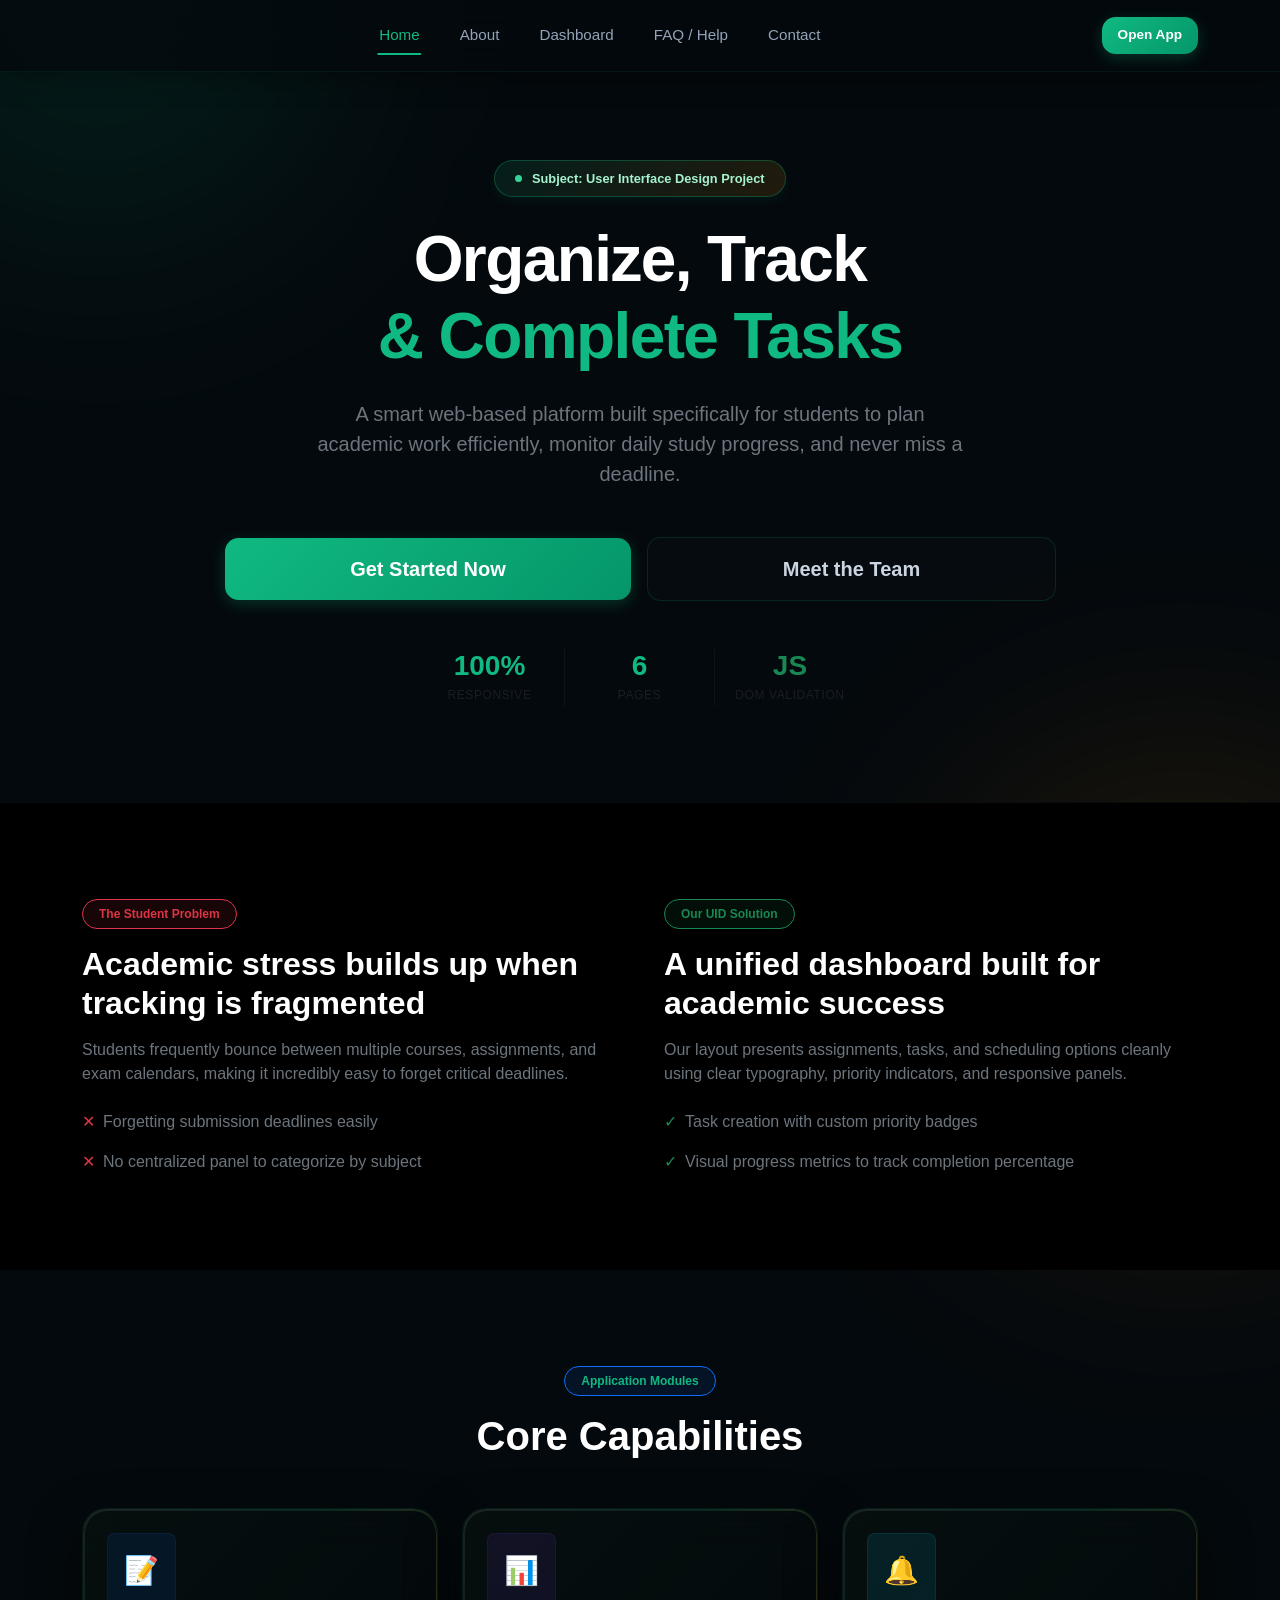
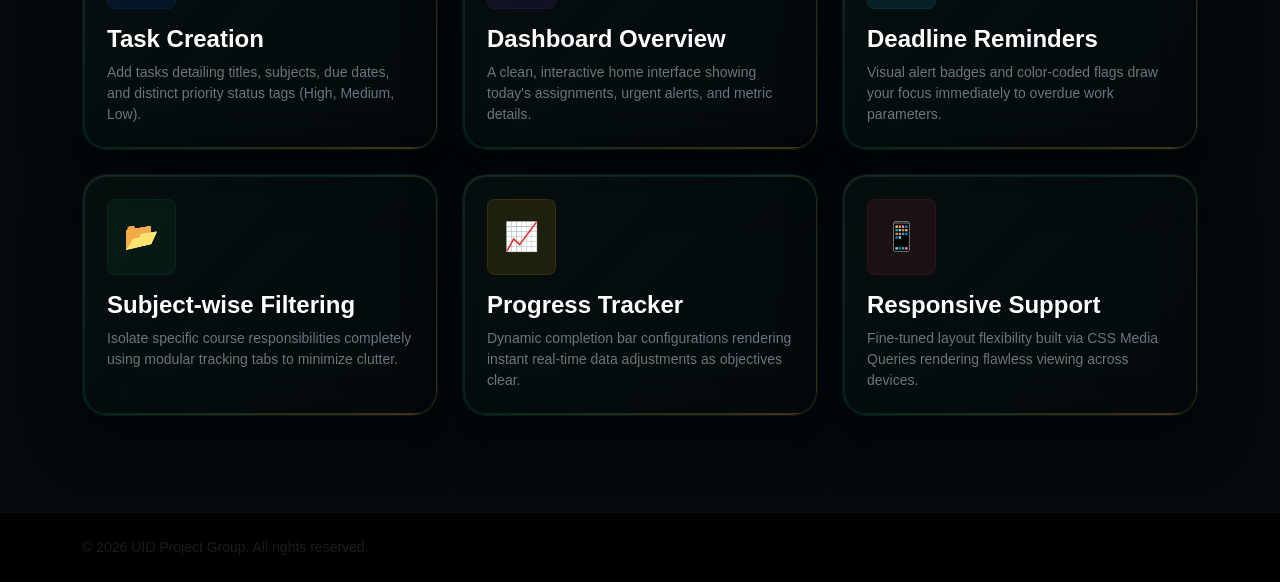
<file: index.html>
<!DOCTYPE html>
<html lang="en">
<head>
  <meta charset="UTF-8"/>
  <meta name="viewport" content="width=device-width, initial-scale=1.0"/>
  <title>Student Task Manager — Academic Productivity Platform</title>
  
  <link href="https://cdn.jsdelivr.net/npm/bootstrap@5.3.3/dist/css/bootstrap.min.css" rel="stylesheet">
  <link rel="stylesheet" href="codestyle.css">
</head>
<body class="page-home">

  <div class="bg-orb bg-orb-1"></div>
  <div class="bg-orb bg-orb-2"></div>

  <nav class="navbar navbar-expand-md navbar-dark fixed-top glass-navbar py-3">
    <div class="container-xl">
      <a class="navbar-brand d-flex align-items-center gap-2" href="index.html">
      </a>
      
      <button class="navbar-toggler border-0" type="button" data-bs-toggle="collapse" data-bs-target="#mainNavbar" aria-controls="mainNavbar" aria-expanded="false" aria-label="Toggle navigation">
        <span class="navbar-toggler-icon"></span>
      </button>
      
      <div class="collapse navbar-collapse" id="mainNavbar">
        <ul class="navbar-nav mx-auto mb-2 mb-md-0 gap-2">
          <li class="nav-item"><a class="nav-link text-primary active" href="index.html">Home</a></li>
          <li class="nav-item"><a class="nav-link text-secondary" href="About.html">About</a></li>
          <li class="nav-item"><a class="nav-link text-secondary" href="Dashboard.html">Dashboard</a></li>
          <li class="nav-item"><a class="nav-link text-secondary" href="FAQ.html">FAQ / Help</a></li>
          <li class="nav-item"><a class="nav-link text-secondary" href="Contact.html">Contact</a></li>
        </ul>
        <div class="d-flex gap-2">
          <a href="Dashboard.html" class="btn btn-custom-primary py-2 px-3 fs-7 d-none d-sm-block">Open App</a>
        </div>
      </div>
    </div>
  </nav>

  <section class="container-xl text-center position-relative z-1" style="padding-top: 10rem; padding-bottom: 6rem;">
    <div class="row justify-content-center">
      <div class="col-lg-9">
        
        <div class="mb-4">
          <span class="badge-custom">
            <span class="pulse-dot"></span>
            Subject: User Interface Design Project
          </span>
        </div>

        <h1 class="display-3 fw-black text-white mb-4 tracking-tight">
          Organize, Track <br>
          <span class="text-primary">&amp; Complete Tasks</span>
        </h1>

        <p class="lead text-secondary mx-auto mb-5 max-w-2xl" style="max-width: 650px;">
          A smart web-based platform built specifically for students to plan academic work efficiently, monitor daily study progress, and never miss a deadline.
        </p>

        <div class="d-flex flex-column flex-sm-row gap-3 justify-content-center align-items-center">
          <a href="Dashboard.html" class="btn btn-custom-primary btn-lg px-4 py-3 w-100 w-sm-auto">
            Get Started Now
          </a>
          <a href="team.html" class="btn btn-custom-outline btn-lg px-4 py-3 w-100 w-sm-auto">
            Meet the Team
          </a>
        </div>

        <div class="row justify-content-center mt-5 mx-auto" style="max-width: 450px;">
          <div class="col-4 border-end border-secondary border-opacity-10">
            <div class="h3 fw-bold text-primary mb-0">100%</div>
            <small class="text-muted text-uppercase tracking-wider fs-8">Responsive</small>
          </div>
          <div class="col-4 border-end border-secondary border-opacity-10">
            <div class="h3 fw-bold text-primary mb-0">6</div>
            <small class="text-muted text-uppercase tracking-wider fs-8">Pages</small>
          </div>
          <div class="col-4">
            <div class="h3 fw-bold text-success mb-0">JS</div>
            <small class="text-muted text-uppercase tracking-wider fs-8">DOM Validation</small>
          </div>
        </div>

      </div>
    </div>
  </section>

  <section class="border-top border-secondary border-opacity-10 py-5 bg-black bg-opacity-20 position-relative z-1">
    <div class="container-xl py-5">
      <div class="row g-5 align-items-center">
        
        <div class="col-md-6">
          <span class="badge bg-danger bg-opacity-10 text-danger border border-danger border-opacity-20 rounded-pill px-3 py-2 mb-3 fw-semibold">The Student Problem</span>
          <h2 class="fw-bold text-white mb-3">Academic stress builds up when tracking is fragmented</h2>
          <p class="text-secondary mb-4">
            Students frequently bounce between multiple courses, assignments, and exam calendars, making it incredibly easy to forget critical deadlines.
          </p>
          <div class="d-flex flex-column gap-3">
            <div class="d-flex align-items-start gap-2">
              <span class="text-danger">✕</span>
              <span class="text-secondary fs-6">Forgetting submission deadlines easily</span>
            </div>
            <div class="d-flex align-items-start gap-2">
              <span class="text-danger">✕</span>
              <span class="text-secondary fs-6">No centralized panel to categorize by subject</span>
            </div>
          </div>
        </div>
        
        <div class="col-md-6">
          <span class="badge bg-success bg-opacity-10 text-success border border-success border-opacity-20 rounded-pill px-3 py-2 mb-3 fw-semibold">Our UID Solution</span>
          <h2 class="fw-bold text-white mb-3">A unified dashboard built for academic success</h2>
          <p class="text-secondary mb-4">
            Our layout presents assignments, tasks, and scheduling options cleanly using clear typography, priority indicators, and responsive panels.
          </p>
          <div class="d-flex flex-column gap-3">
            <div class="d-flex align-items-start gap-2">
              <span class="text-success">✓</span>
              <span class="text-secondary fs-6">Task creation with custom priority badges</span>
            </div>
            <div class="d-flex align-items-start gap-2">
              <span class="text-success">✓</span>
              <span class="text-secondary fs-6">Visual progress metrics to track completion percentage</span>
            </div>
          </div>
        </div>

      </div>
    </div>
  </section>

  <section class="container-xl py-5 position-relative z-1">
    <div class="py-5">
      <div class="text-center mb-5">
        <span class="badge bg-primary bg-opacity-10 text-primary border border-primary border-opacity-20 rounded-pill px-3 py-2 mb-3 fw-semibold">Application Modules</span>
        <h2 class="fw-bold text-white display-6">Core Capabilities</h2>
      </div>

      <div class="row row-cols-1 row-cols-sm-2 row-cols-lg-3 g-4">
        
        <div class="col">
          <div class="glass-card h-100 p-4">
            <div class="fs-3 mb-3 d-inline-flex p-3 bg-primary bg-opacity-10 border border-primary border-opacity-10 rounded-3">📝</div>
            <h4 class="text-white fw-semibold mb-2">Task Creation</h4>
            <p class="text-secondary small mb-0">Add tasks detailing titles, subjects, due dates, and distinct priority status tags (High, Medium, Low).</p>
          </div>
        </div>
        <div class="col">
          <div class="glass-card h-100 p-4">
            <div class="fs-3 mb-3 d-inline-flex p-3 bg-purple bg-opacity-10 border border-purple border-opacity-10 rounded-3" style="background: rgba(124,58,237,0.1);">📊</div>
            <h4 class="text-white fw-semibold mb-2">Dashboard Overview</h4>
            <p class="text-secondary small mb-0">A clean, interactive home interface showing today's assignments, urgent alerts, and metric details.</p>
          </div>
        </div>

        <div class="col">
          <div class="glass-card h-100 p-4">
            <div class="fs-3 mb-3 d-inline-flex p-3 bg-info bg-opacity-10 border border-info border-opacity-10 rounded-3">🔔</div>
            <h4 class="text-white fw-semibold mb-2">Deadline Reminders</h4>
            <p class="text-secondary small mb-0">Visual alert badges and color-coded flags draw your focus immediately to overdue work parameters.</p>
          </div>
        </div>

        <div class="col">
          <div class="glass-card h-100 p-4">
            <div class="fs-3 mb-3 d-inline-flex p-3 bg-success bg-opacity-10 border border-success border-opacity-10 rounded-3">📂</div>
            <h4 class="text-white fw-semibold mb-2">Subject-wise Filtering</h4>
            <p class="text-secondary small mb-0">Isolate specific course responsibilities completely using modular tracking tabs to minimize clutter.</p>
          </div>
        </div>

        <div class="col">
          <div class="glass-card h-100 p-4">
            <div class="fs-3 mb-3 d-inline-flex p-3 bg-warning bg-opacity-10 border border-warning border-opacity-10 rounded-3">📈</div>
            <h4 class="text-white fw-semibold mb-2">Progress Tracker</h4>
            <p class="text-secondary small mb-0">Dynamic completion bar configurations rendering instant real-time data adjustments as objectives clear.</p>
          </div>
        </div>

        <div class="col">
          <div class="glass-card h-100 p-4">
            <div class="fs-3 mb-3 d-inline-flex p-3 bg-danger bg-opacity-10 border border-danger border-opacity-10 rounded-3">📱</div>
            <h4 class="text-white fw-semibold mb-2">Responsive Support</h4>
            <p class="text-secondary small mb-0">Fine-tuned layout flexibility built via CSS Media Queries rendering flawless viewing across devices.</p>
          </div>
        </div>

      </div>
    </div>
  </section>

  <footer class="border-top border-secondary border-opacity-10 py-4 bg-black bg-opacity-40 position-relative z-1">
    <div class="container-xl">
      <div class="d-flex flex-column flex-sm-row justify-content-between align-items-center text-center text-sm-start gap-3">
        <p class="text-muted small mb-0">© 2026 UID Project Group. All rights reserved.</p>
      </div>
    </div>
  </footer>

  <script src="https://cdn.jsdelivr.net/npm/bootstrap@5.3.3/dist/js/bootstrap.bundle.min.js"></script>
</body>
</html>
</file>
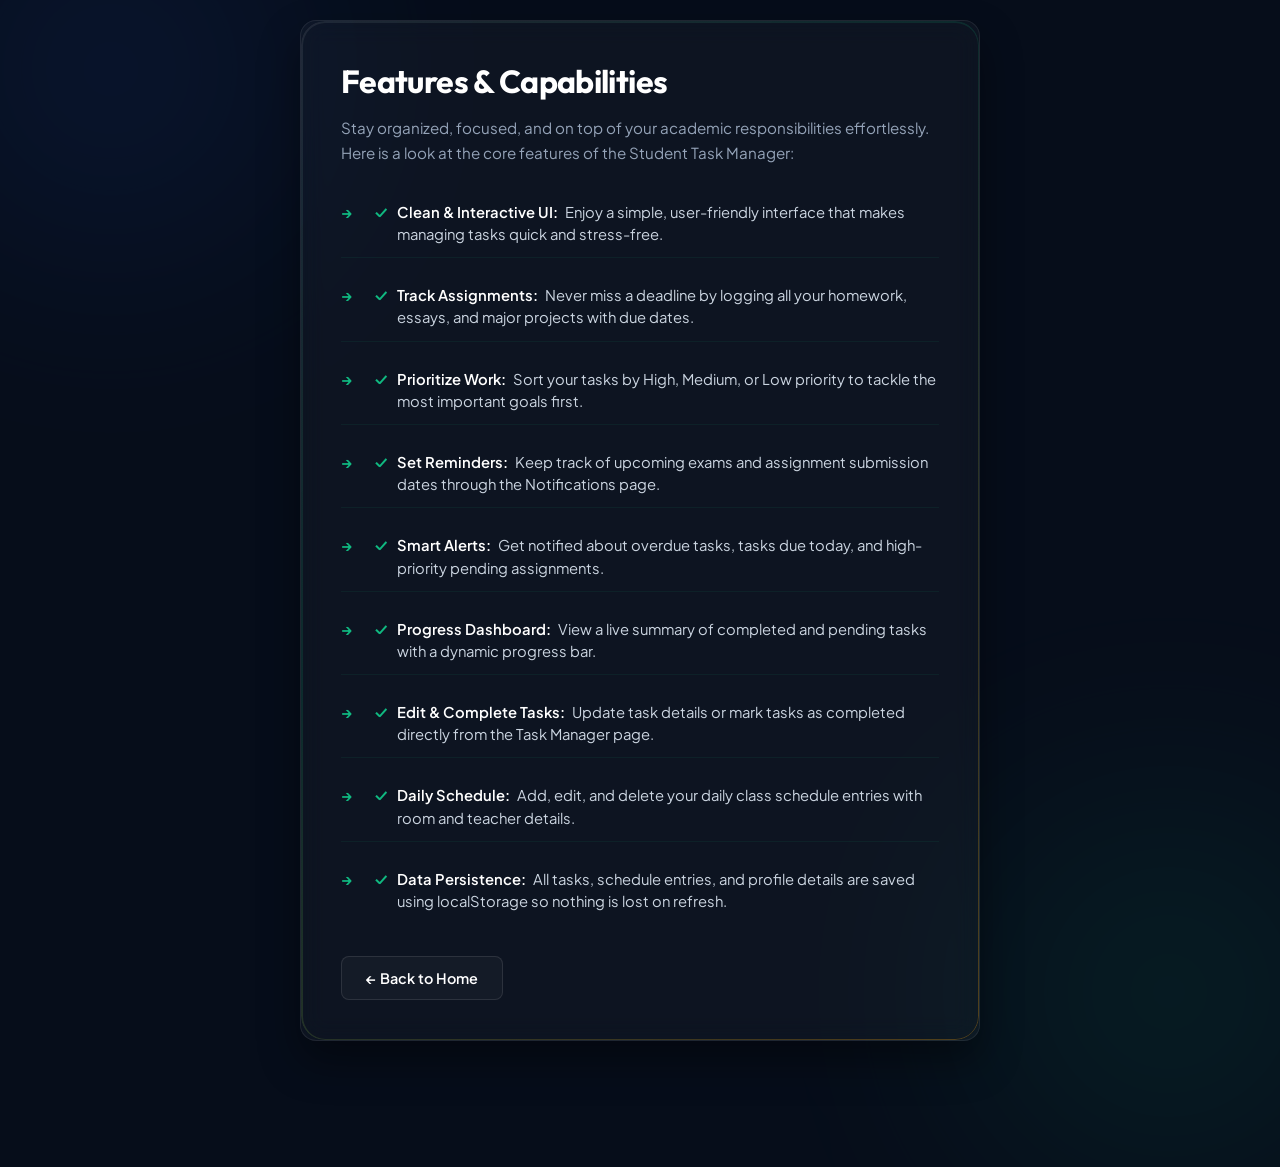
<file: About.html>
<!DOCTYPE html>
<html lang="en">
<head>
    <meta charset="UTF-8">
    <meta name="viewport" content="width=device-width, initial-scale=1.0">
    <title>About - Student Task Manager</title>
    
    <link rel="preconnect" href="https://fonts.googleapis.com">
    <link rel="preconnect" href="https://fonts.gstatic.com" crossorigin>
    <link href="https://fonts.googleapis.com/css2?family=Plus+Jakarta+Sans:wght@300;400;500;600;700;800&family=Outfit:wght@300;400;500;600;700;800&display=swap" rel="stylesheet">
    
    <link rel="stylesheet" href="codestyle.css">
</head>
<body class="page-about" style="background-color: #060d1a; color: #f8fafc; font-family: 'Plus Jakarta Sans', 'Outfit', sans-serif; display: flex; justify-content: center; align-items: center; min-height: 100vh; margin: 0; padding: 20px; position: relative; overflow-x: hidden;">

    <div class="bg-orb bg-orb-1" style="position: absolute; width: 350px; height: 350px; border-radius: 50%; filter: blur(130px); opacity: 0.12; z-index: 0; pointer-events: none; top: -10%; left: -5%; background: #2563eb;"></div>
    <div class="bg-orb bg-orb-2" style="position: absolute; width: 350px; height: 350px; border-radius: 50%; filter: blur(130px); opacity: 0.12; z-index: 0; pointer-events: none; bottom: -10%; right: -5%; background: #10b981;"></div>

    <div class="about-card" style="background: rgba(255, 255, 255, 0.03); border: 1px solid rgba(255, 255, 255, 0.08); backdrop-filter: blur(12px); -webkit-backdrop-filter: blur(12px); border-radius: 16px; padding: 40px; max-width: 680px; width: 100%; box-shadow: 0 20px 40px rgba(0, 0, 0, 0.4); position: relative; z-index: 1;">
        
        <h2 style="color: #ffffff; font-family: 'Outfit', sans-serif; font-weight: 700; font-size: 2rem; margin-top: 0; margin-bottom: 12px; letter-spacing: -0.02em;">Features & Capabilities</h2>
        
        <p style="color: #94a3b8; font-size: 0.95rem; line-height: 1.6; margin-bottom: 24px;">
            Stay organized, focused, and on top of your academic responsibilities effortlessly. Here is a look at the core features of the Student Task Manager:
        </p>
        
        <ul class="feature-list" style="list-style: none; padding-left: 0; margin-bottom: 32px;">
            <li style="color: #cbd5e1; font-size: 0.925rem; line-height: 1.5; margin-bottom: 14px; display: flex; align-items: flex-start; gap: 10px;"><span style="color: #10b981; font-weight: bold;">✓</span><span><strong style="color: #ffffff; font-weight: 600;">Clean & Interactive UI:</strong> Enjoy a simple, user-friendly interface that makes managing tasks quick and stress-free.</span></li>
            <li style="color: #cbd5e1; font-size: 0.925rem; line-height: 1.5; margin-bottom: 14px; display: flex; align-items: flex-start; gap: 10px;"><span style="color: #10b981; font-weight: bold;">✓</span><span><strong style="color: #ffffff; font-weight: 600;">Track Assignments:</strong> Never miss a deadline by logging all your homework, essays, and major projects with due dates.</span></li>
            <li style="color: #cbd5e1; font-size: 0.925rem; line-height: 1.5; margin-bottom: 14px; display: flex; align-items: flex-start; gap: 10px;"><span style="color: #10b981; font-weight: bold;">✓</span><span><strong style="color: #ffffff; font-weight: 600;">Prioritize Work:</strong> Sort your tasks by High, Medium, or Low priority to tackle the most important goals first.</span></li>
            <li style="color: #cbd5e1; font-size: 0.925rem; line-height: 1.5; margin-bottom: 14px; display: flex; align-items: flex-start; gap: 10px;"><span style="color: #10b981; font-weight: bold;">✓</span><span><strong style="color: #ffffff; font-weight: 600;">Set Reminders:</strong> Keep track of upcoming exams and assignment submission dates through the Notifications page.</span></li>
            <li style="color: #cbd5e1; font-size: 0.925rem; line-height: 1.5; margin-bottom: 14px; display: flex; align-items: flex-start; gap: 10px;"><span style="color: #10b981; font-weight: bold;">✓</span><span><strong style="color: #ffffff; font-weight: 600;">Smart Alerts:</strong> Get notified about overdue tasks, tasks due today, and high-priority pending assignments.</span></li>
            <li style="color: #cbd5e1; font-size: 0.925rem; line-height: 1.5; margin-bottom: 14px; display: flex; align-items: flex-start; gap: 10px;"><span style="color: #10b981; font-weight: bold;">✓</span><span><strong style="color: #ffffff; font-weight: 600;">Progress Dashboard:</strong> View a live summary of completed and pending tasks with a dynamic progress bar.</span></li>
            <li style="color: #cbd5e1; font-size: 0.925rem; line-height: 1.5; margin-bottom: 14px; display: flex; align-items: flex-start; gap: 10px;"><span style="color: #10b981; font-weight: bold;">✓</span><span><strong style="color: #ffffff; font-weight: 600;">Edit & Complete Tasks:</strong> Update task details or mark tasks as completed directly from the Task Manager page.</span></li>
            <li style="color: #cbd5e1; font-size: 0.925rem; line-height: 1.5; margin-bottom: 14px; display: flex; align-items: flex-start; gap: 10px;"><span style="color: #10b981; font-weight: bold;">✓</span><span><strong style="color: #ffffff; font-weight: 600;">Daily Schedule:</strong> Add, edit, and delete your daily class schedule entries with room and teacher details.</span></li>
            <li style="color: #cbd5e1; font-size: 0.925rem; line-height: 1.5; margin-bottom: 14px; display: flex; align-items: flex-start; gap: 10px;"><span style="color: #10b981; font-weight: bold;">✓</span><span><strong style="color: #ffffff; font-weight: 600;">Data Persistence:</strong> All tasks, schedule entries, and profile details are saved using localStorage so nothing is lost on refresh.</span></li>
        </ul>
        
        <button class="back-button" onclick="window.location.href='index.html'" style="background: rgba(255, 255, 255, 0.03); color: #ffffff; border: 1px solid rgba(255, 255, 255, 0.1); padding: 12px 24px; font-size: 0.9rem; font-weight: 600; border-radius: 8px; cursor: pointer; transition: all 0.25s ease-in-out; font-family: 'Plus Jakarta Sans', sans-serif;">← Back to Home</button>
    </div>

    <script>
        const backBtn = document.querySelector('.back-button');
        backBtn.addEventListener('mouseenter', () => {
            backBtn.style.background = '#10b981';
            backBtn.style.borderColor = '#10b981';
            backBtn.style.boxShadow = '0 0 15px rgba(16, 185, 129, 0.4)';
            backBtn.style.transform = 'translateY(-2px)';
        });
        backBtn.addEventListener('mouseleave', () => {
            backBtn.style.background = 'rgba(255, 255, 255, 0.03)';
            backBtn.style.borderColor = 'rgba(255, 255, 255, 0.1)';
            backBtn.style.boxShadow = 'none';
            backBtn.style.transform = 'translateY(0)';
        });
    </script>
</body>
</html>
</file>
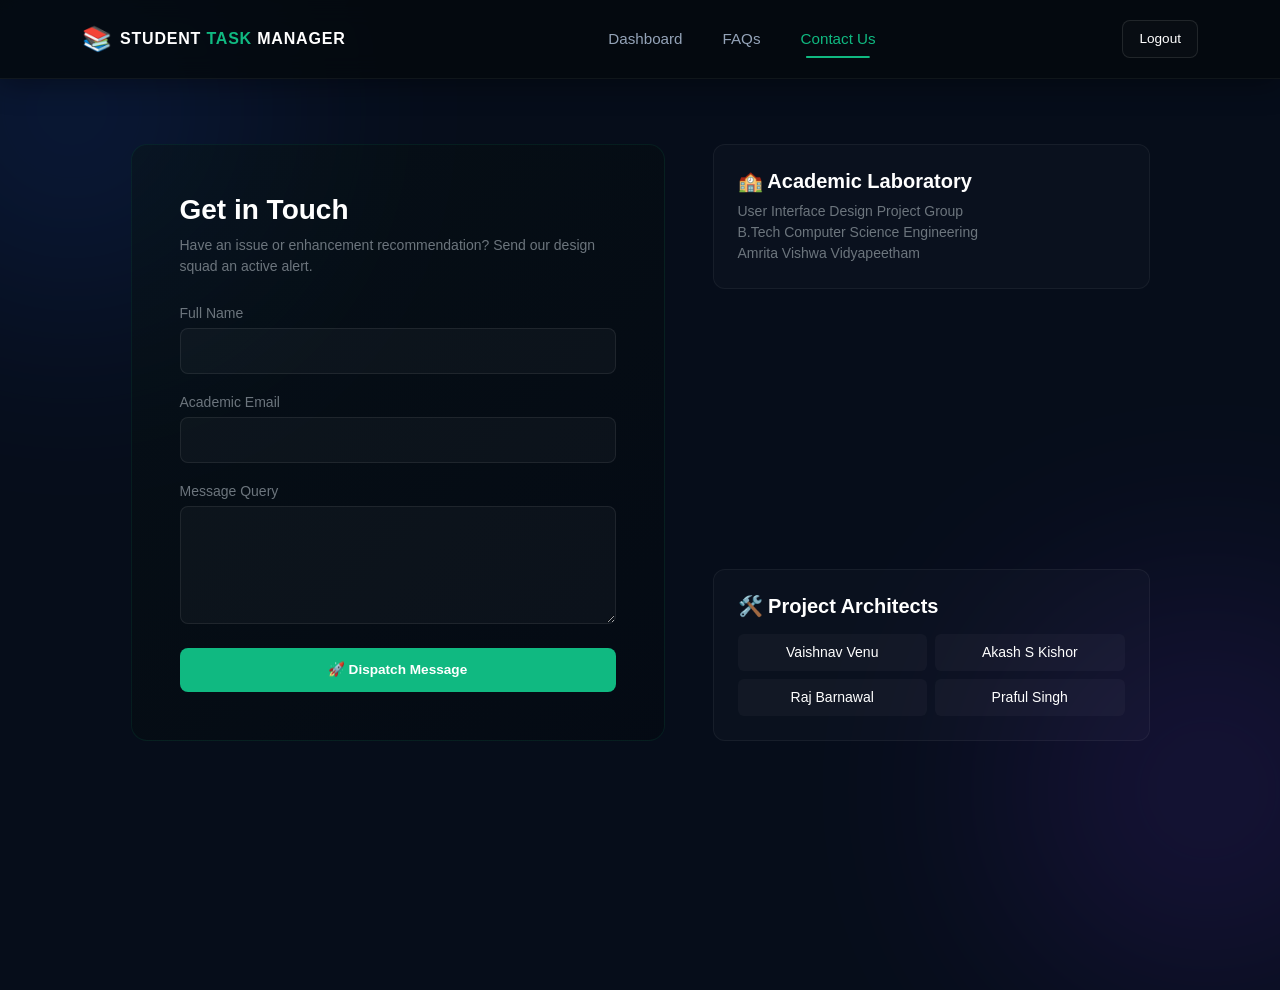
<file: Contact.html>
<!DOCTYPE html>
<html lang="en">
<head>
  <meta charset="UTF-8"/>
  <meta name="viewport" content="width=device-width, initial-scale=1.0"/>
  <title>Contact Us — Student Task Manager</title>
  <link href="https://cdn.jsdelivr.net/npm/bootstrap@5.3.3/dist/css/bootstrap.min.css" rel="stylesheet">
  <link rel="stylesheet" href="codestyle.css">
</head>
<body class="page-contact" style="background-color: #060d1a; color: #f8fafc; font-family: 'Inter', sans-serif;">

  <div class="bg-orb bg-orb-1" style="position: absolute; width: 400px; height: 400px; border-radius: 50%; filter: blur(120px); z-index: 0; opacity: 0.15; pointer-events: none; top: -10%; left: -10%; background: #2563eb;"></div>
  <div class="bg-orb bg-orb-2" style="position: absolute; width: 400px; height: 400px; border-radius: 50%; filter: blur(120px); z-index: 0; opacity: 0.15; pointer-events: none; bottom: -10%; right: -10%; background: #7c3aed;"></div>

  <nav class="navbar navbar-expand-md navbar-dark fixed-top glass-navbar py-3" style="background: rgba(6, 13, 26, 0.7); backdrop-filter: blur(12px); border-bottom: 1px solid rgba(255, 255, 255, 0.05);">
    <div class="container-xl">
      <a class="navbar-brand d-flex align-items-center gap-2" href="index.html">
        <span class="fs-4">📚</span>
        <span class="fw-bold tracking-wider fs-6 text-white">STUDENT<span class="text-primary" style="color: #10b981 !important;"> TASK </span>MANAGER</span>
      </a>
      <button class="navbar-toggler border-0" type="button" data-bs-toggle="collapse" data-bs-target="#mainNavbar">
        <span class="navbar-toggler-icon"></span>
      </button>
      <div class="collapse navbar-collapse" id="mainNavbar">
        <ul class="navbar-nav mx-auto mb-2 mb-md-0 gap-2">
          <li class="nav-item"><a class="nav-link text-secondary" href="Dashboard.html">Dashboard</a></li>
          <li class="nav-item"><a class="nav-link text-secondary" href="faq.html">FAQs</a></li>
          <li class="nav-item"><a class="nav-link text-primary active" href="contact.html" style="color: #10b981 !important;">Contact Us</a></li>
        </ul>
        <div class="d-flex gap-2">
          <a href="index.html" class="btn py-2 px-3 fs-7 text-white" style="border: 1px solid rgba(255, 255, 255, 0.1); background: rgba(255, 255, 255, 0.02); border-radius: 8px;">Logout</a>
        </div>
      </div>
    </div>
  </nav>

  <section class="container text-center position-relative z-1" style="padding-top: 9rem; padding-bottom: 6rem;">
    <div class="row justify-content-center g-5 text-start">
      
      <div class="col-lg-6">
        <div class="p-4 p-md-5" style="background: linear-gradient(135deg, rgba(8, 20, 16, 0.4) 0%, rgba(3, 8, 12, 0.4) 100%); border: 1px solid rgba(16, 185, 129, 0.1); border-radius: 16px;">
          <h3 class="text-white fw-bold mb-2">Get in Touch</h3>
          <p class="text-secondary small mb-4">Have an issue or enhancement recommendation? Send our design squad an active alert.</p>
          
          <form id="contactForm" onsubmit="handleContactSubmit(event)">
            <div class="mb-3">
              <label class="form-label text-secondary small mb-1 fw-medium">Full Name</label>
              <input type="text" class="form-control text-white" required style="background: rgba(255,255,255,0.03); border: 1px solid rgba(255,255,255,0.08); padding: 10px; border-radius: 8px;">
            </div>
            <div class="mb-3">
              <label class="form-label text-secondary small mb-1 fw-medium">Academic Email</label>
              <input type="email" class="form-control text-white" required style="background: rgba(255,255,255,0.03); border: 1px solid rgba(255,255,255,0.08); padding: 10px; border-radius: 8px;">
            </div>
            <div class="mb-3">
              <label class="form-label text-secondary small mb-1 fw-medium">Message Query</label>
              <textarea class="form-control text-white" rows="4" required style="background: rgba(255,255,255,0.03); border: 1px solid rgba(255,255,255,0.08); padding: 10px; border-radius: 8px;"></textarea>
            </div>
            <button type="submit" class="btn btn-lg w-100 fs-7 mt-2 text-white fw-semibold" style="background: #10b981; border: none; padding: 12px; border-radius: 8px; transition: background 0.2s;">
              🚀 Dispatch Message
            </button>
          </form>
        </div>
      </div>

      <div class="col-lg-5 d-flex flex-column justify-content-between">
        <div class="p-4 mb-4" style="background: rgba(255,255,255,0.02); border: 1px solid rgba(255,255,255,0.05); border-radius: 12px;">
          <h5 class="text-white fw-semibold mb-2">🏫 Academic Laboratory</h5>
          <p class="text-secondary small mb-0">
            User Interface Design Project Group<br>
            B.Tech Computer Science Engineering<br>
            Amrita Vishwa Vidyapeetham
          </p>
        </div>

        <div class="p-4" style="background: rgba(255,255,255,0.02); border: 1px solid rgba(255,255,255,0.05); border-radius: 12px;">
          <h5 class="text-white fw-semibold mb-3">🛠️ Project Architects</h5>
          <div class="row g-2 text-center text-white small fw-medium">
            <div class="col-6"><div class="py-2 rounded" style="background: rgba(255,255,255,0.03);">Vaishnav Venu</div></div>
            <div class="col-6"><div class="py-2 rounded" style="background: rgba(255,255,255,0.03);">Akash S Kishor</div></div>
            <div class="col-6"><div class="py-2 rounded" style="background: rgba(255,255,255,0.03);">Raj Barnawal</div></div>
            <div class="col-6"><div class="py-2 rounded" style="background: rgba(255,255,255,0.03);">Praful Singh</div></div>
          </div>
        </div>
      </div>

    </div>
  </section>

  <script>
    function handleContactSubmit(event) {
      event.preventDefault();
      alert("✓ Message Dispatched Successfully! Our UID group layout architects will address your query soon.");
      document.getElementById("contactForm").reset();
    }
  </script>
  <script src="https://cdn.jsdelivr.net/npm/bootstrap@5.3.3/dist/js/bootstrap.bundle.min.js"></script>
</body>
</html>
</file>
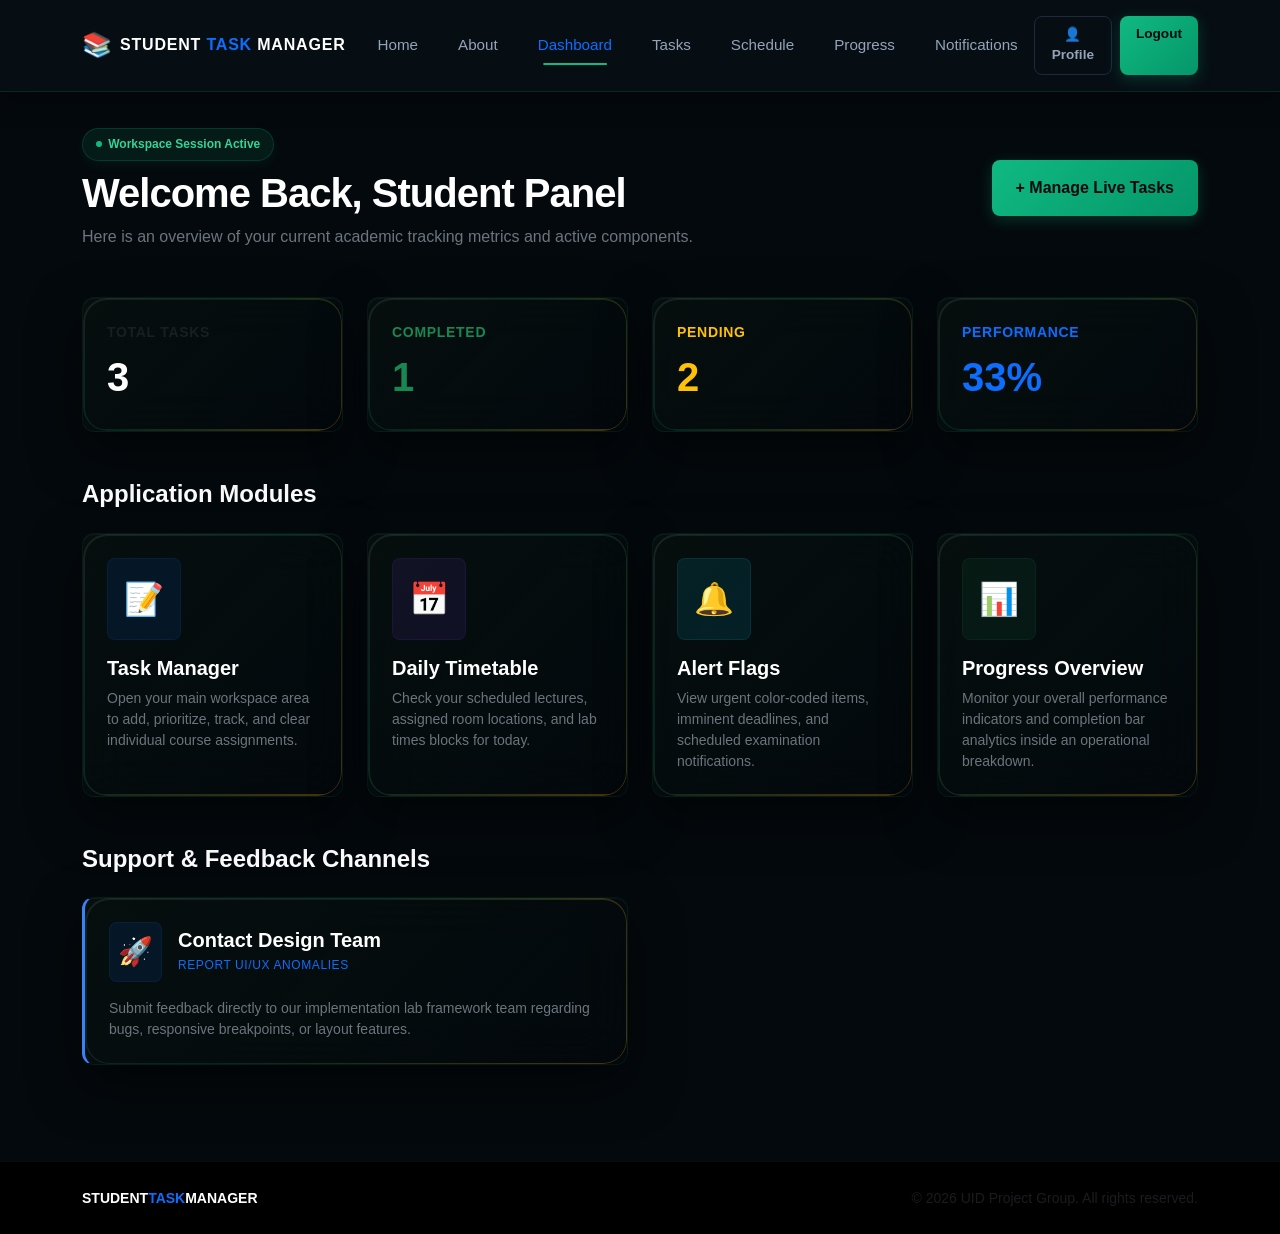
<file: Dashboard.html>
<!DOCTYPE html>
<html lang="en">
<head>
  <meta charset="UTF-8"/>
  <meta name="viewport" content="width=device-width, initial-scale=1.0"/>
  <title>Student Dashboard — Student Task Manager</title>
  
  <link href="https://cdn.jsdelivr.net/npm/bootstrap@5.3.3/dist/css/bootstrap.min.css" rel="stylesheet">
  <link rel="stylesheet" href="codestyle.css">
</head>
<body class="page-dashboard">

  <div class="bg-orb bg-orb-1"></div>
  <div class="bg-orb bg-orb-2"></div>

  <nav class="navbar navbar-expand-md navbar-dark fixed-top glass-navbar py-3">
    <div class="container-xl">
      <a class="navbar-brand d-flex align-items-center gap-2" href="index.html">
        <span class="fs-4">📚</span>
        <span class="fw-bold tracking-wider fs-6 text-white">STUDENT<span class="text-primary"> TASK </span>MANAGER</span>
      </a>
      
      <button class="navbar-toggler border-0" type="button" data-bs-toggle="collapse" data-bs-target="#mainNavbar" aria-controls="mainNavbar" aria-expanded="false" aria-label="Toggle navigation">
        <span class="navbar-toggler-icon"></span>
      </button>
      
      <div class="collapse navbar-collapse" id="mainNavbar">
        <ul class="navbar-nav mx-auto mb-2 mb-md-0 gap-2">
          <li class="nav-item"><a class="nav-link text-secondary" href="index.html">Home</a></li>
          <li class="nav-item"><a class="nav-link text-secondary" href="About.html">About</a></li>
          <li class="nav-item"><a class="nav-link text-primary active" href="Dashboard.html">Dashboard</a></li>
          <li class="nav-item"><a class="nav-link text-secondary" href="task.html">Tasks</a></li>
          <li class="nav-item"><a class="nav-link text-secondary" href="schedule.html">Schedule</a></li>
          <li class="nav-item"><a class="nav-link text-secondary" href="progress.html">Progress</a></li>
          <li class="nav-item"><a class="nav-link text-secondary" href="reminder.html">Notifications</a></li>
        </ul>
        <div class="d-flex gap-2">
          <a href="profile.html" class="btn btn-custom-outline py-2 px-3 fs-7">👤 Profile</a>
          <a href="index.html" class="btn btn-custom-primary py-2 px-3 fs-7 d-none d-sm-block">Logout</a>
        </div>
      </div>
    </div>
  </nav>

  <section class="container-xl position-relative z-1" style="padding-top: 8rem; padding-bottom: 6rem;">
    
    <div class="row mb-5">
      <div class="col-12 d-flex flex-column flex-sm-row justify-content-between align-items-sm-center gap-3">
        <div>
          <span class="badge-custom mb-2">
            <span class="pulse-dot"></span>
            Workspace Session Active
          </span>
          <h1 class="text-white fw-bold tracking-tight">Welcome Back, Student Panel</h1>
          <p class="text-secondary mb-0">Here is an overview of your current academic tracking metrics and active components.</p>
        </div>
        <div>
          <a href="task.html" class="btn btn-custom-primary py-3 px-4">+ Manage Live Tasks</a>
        </div>
      </div>
    </div>

    <div class="row g-4 mb-5">
      <div class="col-6 col-md-3">
        <div class="glass-card p-4 text-center text-md-start">
          <div class="text-muted small text-uppercase fw-semibold tracking-wider mb-1">Total Tasks</div>
          <div id="statTotal" class="fs-1 fw-bold text-white">0</div>
        </div>
      </div>
      <div class="col-6 col-md-3">
        <div class="glass-card p-4 text-center text-md-start">
          <div class="text-success small text-uppercase fw-semibold tracking-wider mb-1">Completed</div>
          <div id="statCompleted" class="fs-1 fw-bold text-success">0</div>
        </div>
      </div>
      <div class="col-6 col-md-3">
        <div class="glass-card p-4 text-center text-md-start">
          <div class="text-warning small text-uppercase fw-semibold tracking-wider mb-1">Pending</div>
          <div id="statPending" class="fs-1 fw-bold text-warning">0</div>
        </div>
      </div>
      <div class="col-6 col-md-3">
        <div class="glass-card p-4 text-center text-md-start">
          <div class="text-primary small text-uppercase fw-semibold tracking-wider mb-1">Performance</div>
          <div id="statPerformance" class="fs-1 fw-bold text-primary">0%</div>
        </div>
      </div>
    </div>

    <div class="row mb-4">
      <div class="col-12">
        <h2 class="h4 text-white fw-bold mb-0">Application Modules</h2>
      </div>
    </div>

    <!-- Main Workspace Core Modules Section -->
    <div class="row row-cols-1 row-cols-md-2 row-cols-lg-4 g-4 mb-5">
      <div class="col">
        <a href="task.html" class="glass-card h-100 p-4 d-block text-decoration-none">
          <div class="fs-2 mb-3 d-inline-flex p-3 bg-primary bg-opacity-10 border border-primary border-opacity-10 rounded-3">📝</div>
          <h4 class="text-white fw-semibold mb-2 fs-5">Task Manager</h4>
          <p class="text-secondary small mb-0">Open your main workspace area to add, prioritize, track, and clear individual course assignments.</p>
        </a>
      </div>

      <div class="col">
        <a href="schedule.html" class="glass-card h-100 p-4 d-block text-decoration-none">
          <div class="fs-2 mb-3 d-inline-flex p-3 bg-purple bg-opacity-10 border border-purple border-opacity-10 rounded-3" style="background: rgba(124,58,237,0.1);">📅</div>
          <h4 class="text-white fw-semibold mb-2 fs-5">Daily Timetable</h4>
          <p class="text-secondary small mb-0">Check your scheduled lectures, assigned room locations, and lab times blocks for today.</p>
        </a>
      </div>

      <div class="col">
        <a href="reminder.html" class="glass-card h-100 p-4 d-block text-decoration-none">
          <div class="fs-2 mb-3 d-inline-flex p-3 bg-info bg-opacity-10 border border-info border-opacity-10 rounded-3">🔔</div>
          <h4 class="text-white fw-semibold mb-2 fs-5">Alert Flags</h4>
          <p class="text-secondary small mb-0">View urgent color-coded items, imminent deadlines, and scheduled examination notifications.</p>
        </a>
      </div>

      <div class="col">
        <a href="progress.html" class="glass-card h-100 p-4 d-block text-decoration-none">
          <div class="fs-2 mb-3 d-inline-flex p-3 bg-success bg-opacity-10 border border-success border-opacity-10 rounded-3">📊</div>
          <h4 class="text-white fw-semibold mb-2 fs-5">Progress Overview</h4>
          <p class="text-secondary small mb-0">Monitor your overall performance indicators and completion bar analytics inside an operational breakdown.</p>
        </a>
      </div>
    </div>

    <!-- Help & System Support Modules Section -->
    <div class="row mb-4">
      <div class="col-12">
        <h2 class="h4 text-white fw-bold mb-0">Support & Feedback Channels</h2>
      </div>
    </div>

    <div class="row g-4">
      <!-- Direct Support Option: FAQ System -->
      

      <!-- Direct Support Option: Contact Desk -->
      <div class="col-md-6">
        <a href="Contact.html" class="glass-card h-100 p-4 d-block text-decoration-none" style="border-left: 3px solid #3b82f6;">
          <div class="d-flex align-items-center gap-3 mb-3">
            <div class="fs-3 p-2 bg-primary bg-opacity-10 border border-primary border-opacity-10 rounded-3">🚀</div>
            <div>
              <h4 class="text-white fw-semibold mb-0 fs-5">Contact Design Team</h4>
              <small class="text-primary tracking-wider fw-medium text-uppercase fs-8">Report UI/UX Anomalies</small>
            </div>
          </div>
          <p class="text-secondary small mb-0">Submit feedback directly to our implementation lab framework team regarding bugs, responsive breakpoints, or layout features.</p>
        </a>
      </div>
    </div>

  </section>

  <footer class="border-top border-secondary border-opacity-10 py-4 bg-black bg-opacity-40 position-relative z-1">
    <div class="container-xl">
      <div class="d-flex flex-column flex-sm-row justify-content-between align-items-center text-center text-sm-start gap-3">
        <div>
          <span class="fw-bold text-white small">STUDENT<span class="text-primary">TASK</span>MANAGER</span>
        </div>
        <p class="text-muted small mb-0">© 2026 UID Project Group. All rights reserved.</p>
      </div>
    </div>
  </footer>

  <script src="https://cdn.jsdelivr.net/npm/bootstrap@5.3.3/dist/js/bootstrap.bundle.min.js"></script>
  <script>
    function loadStats() {
      let storedTasks = localStorage.getItem("studentTasks");
      let tasks = storedTasks ? JSON.parse(storedTasks) : [
        { title: "UID Project Implementation Plan", priority: "High", date: "2026-06-03", completed: false },
        { title: "Database Assignment 3", priority: "Medium", date: "2026-06-05", completed: false },
        { title: "Java Coding Exercises", priority: "Low", date: "2026-06-10", completed: true }
      ];
      
      let total = tasks.length;
      let completed = tasks.filter(t => t.completed).length;
      let pending = total - completed;
      let performance = total > 0 ? Math.round((completed / total) * 100) : 0;
      
      document.getElementById("statTotal").textContent = total;
      document.getElementById("statCompleted").textContent = completed;
      document.getElementById("statPending").textContent = pending;
      document.getElementById("statPerformance").textContent = performance + "%";
    }
    
    function loadProfile() {
      let storedProfile = localStorage.getItem("studentProfile");
      if (storedProfile) {
        let profile = JSON.parse(storedProfile);
        if (profile.name) {
          document.querySelector("h1.text-white").textContent = "Welcome Back, " + profile.name;
        }
      }
    }
    
    loadStats();
    loadProfile();
  </script>
</body>
</html>
</file>
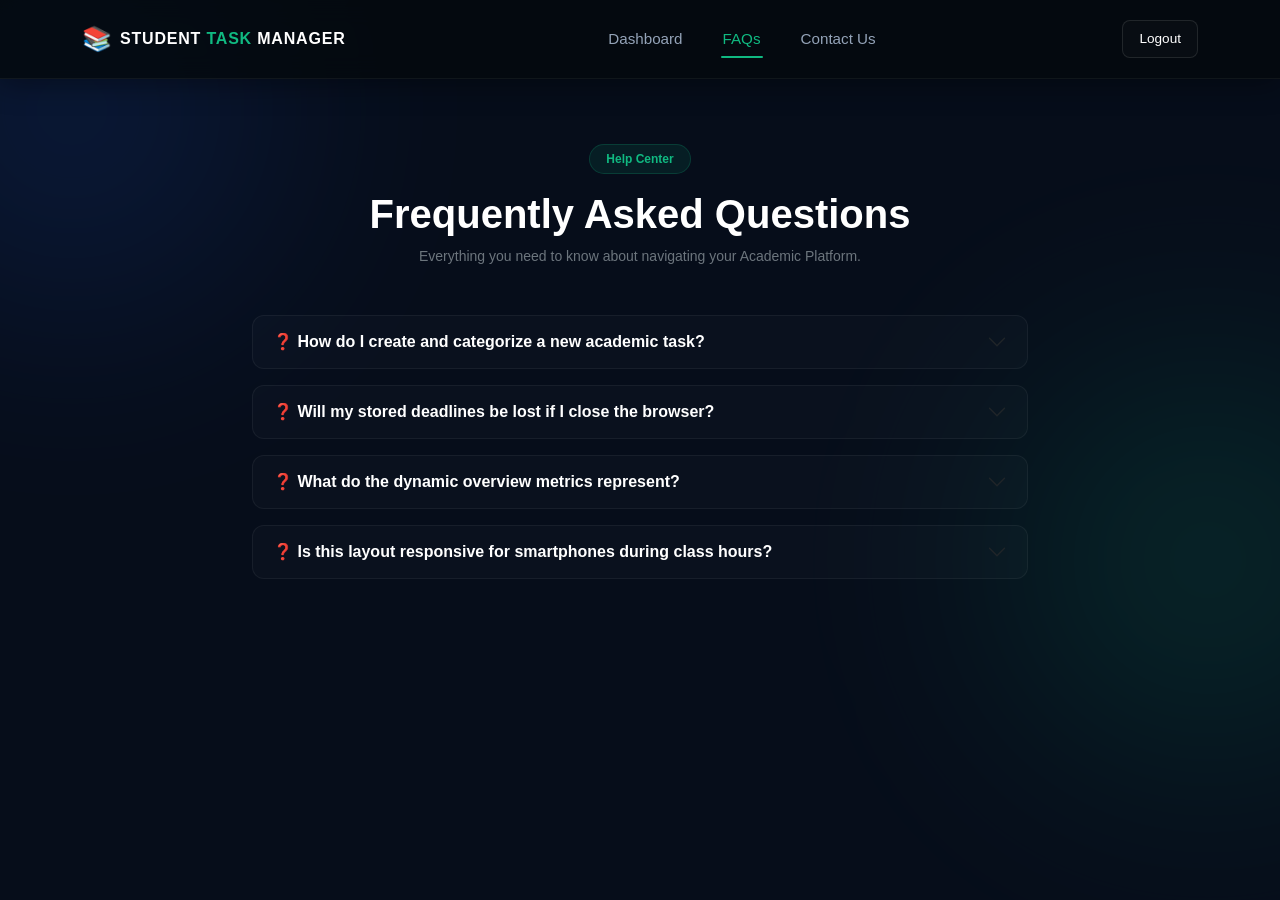
<file: FAQ.html>
<!DOCTYPE html>
<html lang="en">
<head>
  <meta charset="UTF-8"/>
  <meta name="viewport" content="width=device-width, initial-scale=1.0"/>
  <title>FAQ — Student Task Manager</title>
  <link href="https://cdn.jsdelivr.net/npm/bootstrap@5.3.3/dist/css/bootstrap.min.css" rel="stylesheet">
  <link rel="stylesheet" href="codestyle.css">
</head>
<body class="page-faq" style="background-color: #060d1a; color: #f8fafc; font-family: 'Inter', sans-serif;">

  <div class="bg-orb bg-orb-1" style="position: absolute; width: 400px; height: 400px; border-radius: 50%; filter: blur(120px); z-index: 0; opacity: 0.15; pointer-events: none; top: -10%; left: -10%; background: #2563eb;"></div>
  <div class="bg-orb bg-orb-2" style="position: absolute; width: 400px; height: 400px; border-radius: 50%; filter: blur(120px); z-index: 0; opacity: 0.15; pointer-events: none; top: 40%; right: -10%; background: #10b981;"></div>

  <nav class="navbar navbar-expand-md navbar-dark fixed-top glass-navbar py-3" style="background: rgba(6, 13, 26, 0.7); backdrop-filter: blur(12px); border-bottom: 1px solid rgba(255, 255, 255, 0.05);">
    <div class="container-xl">
      <a class="navbar-brand d-flex align-items-center gap-2" href="index.html">
        <span class="fs-4">📚</span>
        <span class="fw-bold tracking-wider fs-6 text-white">STUDENT<span class="text-primary" style="color: #10b981 !important;"> TASK </span>MANAGER</span>
      </a>
      <button class="navbar-toggler border-0" type="button" data-bs-toggle="collapse" data-bs-target="#mainNavbar">
        <span class="navbar-toggler-icon"></span>
      </button>
      <div class="collapse navbar-collapse" id="mainNavbar">
        <ul class="navbar-nav mx-auto mb-2 mb-md-0 gap-2">
          <li class="nav-item"><a class="nav-link text-secondary" href="Dashboard.html">Dashboard</a></li>
          <li class="nav-item"><a class="nav-link text-primary active" href="faq.html" style="color: #10b981 !important;">FAQs</a></li>
          <li class="nav-item"><a class="nav-link text-secondary" href="contact.html">Contact Us</a></li>
        </ul>
        <div class="d-flex gap-2">
          <a href="index.html" class="btn py-2 px-3 fs-7 text-white" style="border: 1px solid rgba(255, 255, 255, 0.1); background: rgba(255, 255, 255, 0.02); border-radius: 8px;">Logout</a>
        </div>
      </div>
    </div>
  </nav>

  <section class="container max-w-4xl position-relative z-1" style="padding-top: 9rem; padding-bottom: 6rem; max-width: 800px;">
    <div class="text-center mb-5">
      <span class="badge rounded-pill px-3 py-2 mb-3 fw-semibold" style="background: rgba(16, 185, 129, 0.1); color: #10b981; border: 1px solid rgba(16, 185, 129, 0.2);">Help Center</span>
      <h2 class="fw-bold text-white display-6">Frequently Asked Questions</h2>
      <p class="text-secondary small">Everything you need to know about navigating your Academic Platform.</p>
    </div>

    <div class="accordion" id="faqAccordion">
      <div class="accordion-item mb-3" style="background: rgba(255, 255, 255, 0.02); border: 1px solid rgba(255, 255, 255, 0.05); border-radius: 12px; overflow: hidden;">
        <h2 class="accordion-header">
          <button class="accordion-button collapsed text-white fw-semibold" type="button" data-bs-toggle="collapse" data-bs-target="#faq1" style="background: transparent; box-shadow: none;">
            ❓ How do I create and categorize a new academic task?
          </button>
        </h2>
        <div id="faq1" class="accordion-collapse collapse" data-bs-parent="#faqAccordion">
          <div class="accordion-body text-secondary small" style="border-top: 1px solid rgba(255, 255, 255, 0.05);">
            Navigate to the <strong>Tasks</strong> panel from your dashboard module. Click on "Add New Task", fill in your assignment title, choose the subject parameters, and assign a priority state badge (High, Medium, Low).
          </div>
        </div>
      </div>

      <div class="accordion-item mb-3" style="background: rgba(255, 255, 255, 0.02); border: 1px solid rgba(255, 255, 255, 0.05); border-radius: 12px; overflow: hidden;">
        <h2 class="accordion-header">
          <button class="accordion-button collapsed text-white fw-semibold" type="button" data-bs-toggle="collapse" data-bs-target="#faq2" style="background: transparent; box-shadow: none;">
            ❓ Will my stored deadlines be lost if I close the browser?
          </button>
        </h2>
        <div id="faq2" class="accordion-collapse collapse" data-bs-parent="#faqAccordion">
          <div class="accordion-body text-secondary small" style="border-top: 1px solid rgba(255, 255, 255, 0.05);">
            No, bhai! The application leverages the browser's native <strong>JavaScript LocalStorage DOM client validation</strong>. Your tasks, profiles configuration, and schedule states remain preserved until you manually clear cache elements.
          </div>
        </div>
      </div>

      <div class="accordion-item mb-3" style="background: rgba(255, 255, 255, 0.02); border: 1px solid rgba(255, 255, 255, 0.05); border-radius: 12px; overflow: hidden;">
        <h2 class="accordion-header">
          <button class="accordion-button collapsed text-white fw-semibold" type="button" data-bs-toggle="collapse" data-bs-target="#faq3" style="background: transparent; box-shadow: none;">
            ❓ What do the dynamic overview metrics represent?
          </button>
        </h2>
        <div id="faq3" class="accordion-collapse collapse" data-bs-parent="#faqAccordion">
          <div class="accordion-body text-secondary small" style="border-top: 1px solid rgba(255, 255, 255, 0.05);">
            Your dashboard metrics show Total Tasks, Completed status targets, and Pending objectives. The performance circle/bar instantly re-calculates your operational completion percentage dynamically.
          </div>
        </div>
      </div>

      <div class="accordion-item mb-3" style="background: rgba(255, 255, 255, 0.02); border: 1px solid rgba(255, 255, 255, 0.05); border-radius: 12px; overflow: hidden;">
        <h2 class="accordion-header">
          <button class="accordion-button collapsed text-white fw-semibold" type="button" data-bs-toggle="collapse" data-bs-target="#faq4" style="background: transparent; box-shadow: none;">
            ❓ Is this layout responsive for smartphones during class hours?
          </button>
        </h2>
        <div id="faq4" class="accordion-collapse collapse" data-bs-parent="#faqAccordion">
          <div class="accordion-body text-secondary small" style="border-top: 1px solid rgba(255, 255, 255, 0.05);">
            Absolutely! Fine-tuned CSS Media Queries and adaptive Bootstrap grid utility tokens ensure flawless modular layout shifts across any smartphone, tablet, or desktop machine.
          </div>
        </div>
      </div>
    </div>
  </section>

  <script src="https://cdn.jsdelivr.net/npm/bootstrap@5.3.3/dist/js/bootstrap.bundle.min.js"></script>
</body>
</html>
</file>
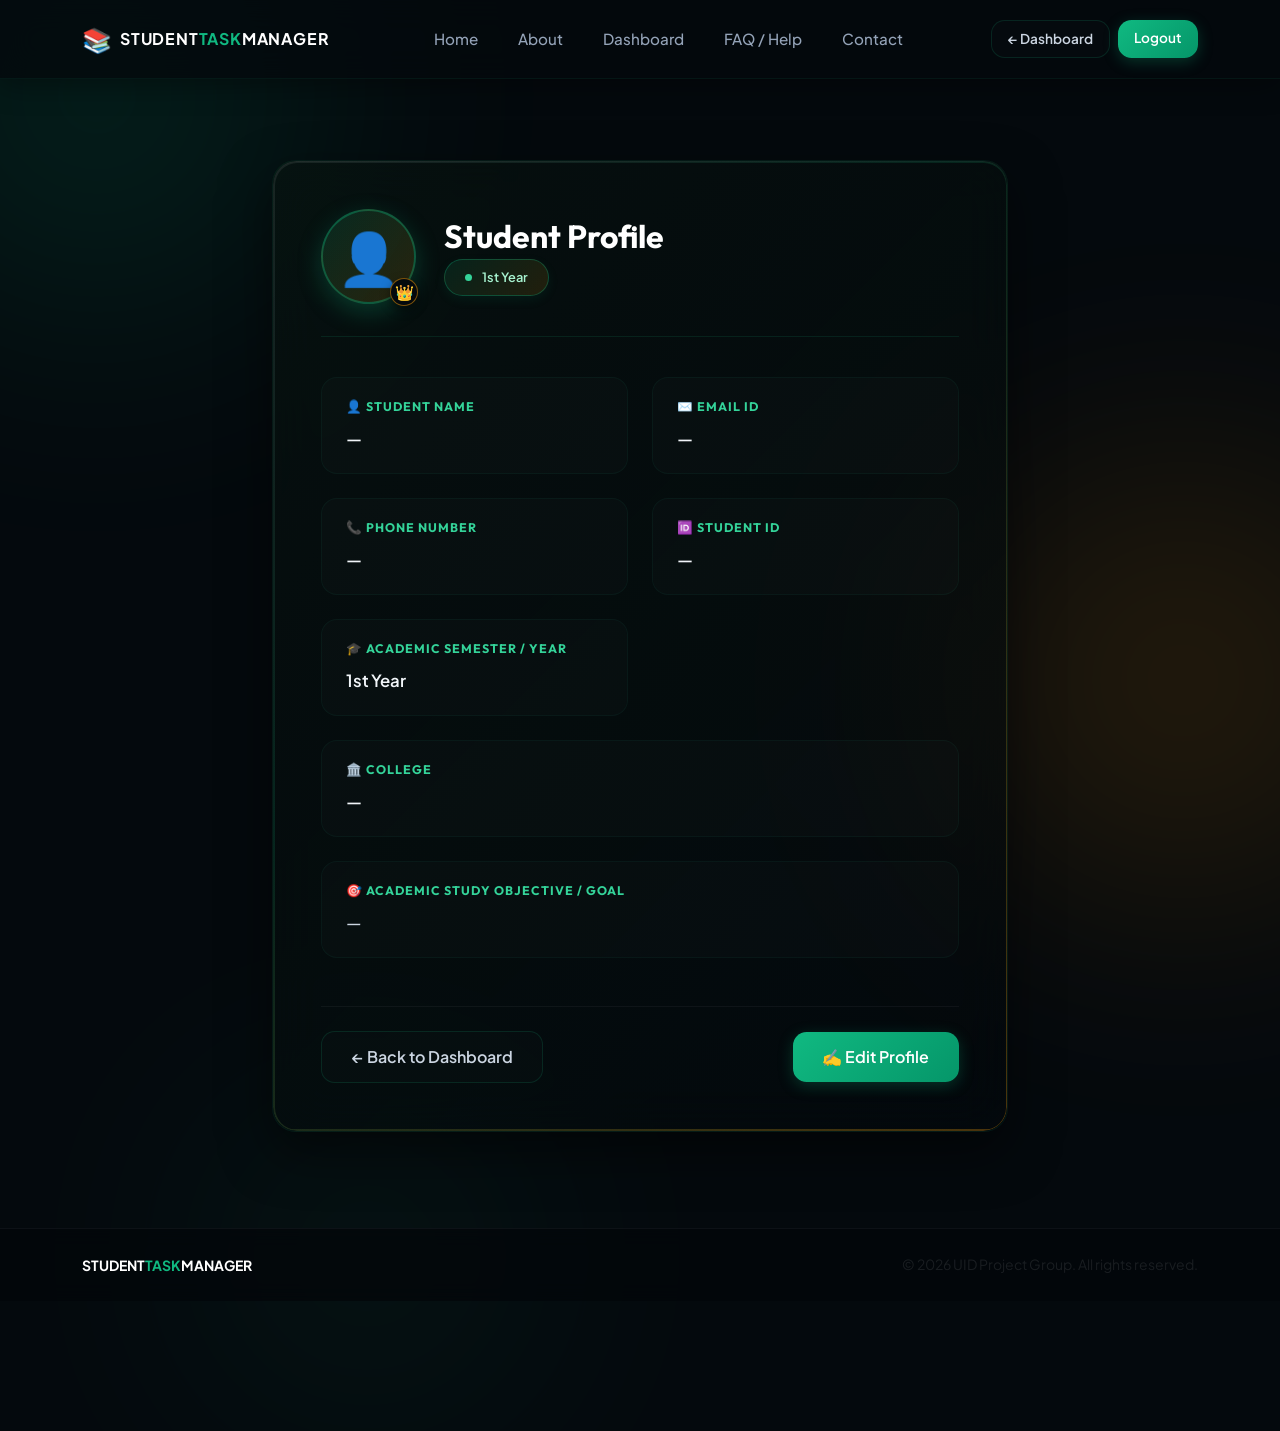
<file: profile.html>
<!DOCTYPE html>
<html lang="en">
<head>
  <meta charset="UTF-8"/>
  <meta name="viewport" content="width=device-width, initial-scale=1.0"/>
  <title>Student Profile — Student Task Manager</title>
  
  <!-- Bootstrap CSS -->
  <link href="https://cdn.jsdelivr.net/npm/bootstrap@5.3.3/dist/css/bootstrap.min.css" rel="stylesheet">
  
  <!-- Premium Google Fonts -->
  <link rel="preconnect" href="https://fonts.googleapis.com">
  <link rel="preconnect" href="https://fonts.gstatic.com" crossorigin>
  <link href="https://fonts.googleapis.com/css2?family=Plus+Jakarta+Sans:wght@300;400;500;600;700;800&family=Outfit:wght@300;400;500;600;700;800&display=swap" rel="stylesheet">
  <link rel="stylesheet" href="codestyle.css">
</head>
<body class="page-profile">

  <!-- Animated Ambient Glass Orbs (Emerald & Gold Aurora) -->
  <div class="bg-orb bg-orb-1"></div>
  <div class="bg-orb bg-orb-2"></div>
  <div class="bg-orb bg-orb-3"></div>

  <!-- Navbar -->
  <nav class="navbar navbar-expand-md navbar-dark fixed-top glass-navbar py-3">
    <div class="container-xl">
      <a class="navbar-brand d-flex align-items-center gap-2" href="index.html">
        <span class="fs-4">📚</span>
        <span class="fw-bold tracking-wider fs-6 text-white">STUDENT<span class="text-primary">TASK</span>MANAGER</span>
      </a>
      
      <button class="navbar-toggler border-0" type="button" data-bs-toggle="collapse" data-bs-target="#mainNavbar" aria-controls="mainNavbar" aria-expanded="false" aria-label="Toggle navigation">
        <span class="navbar-toggler-icon"></span>
      </button>
      
      <div class="collapse navbar-collapse" id="mainNavbar">
        <ul class="navbar-nav mx-auto mb-2 mb-md-0 gap-2">
          <li class="nav-item"><a class="nav-link text-secondary" href="index.html">Home</a></li>
          <li class="nav-item"><a class="nav-link text-secondary" href="About.html">About</a></li>
          <li class="nav-item"><a class="nav-link text-secondary" href="Dashboard.html">Dashboard</a></li>
          <li class="nav-item"><a class="nav-link text-secondary" href="faq.html">FAQ / Help</a></li>
          <li class="nav-item"><a class="nav-link text-secondary" href="Contact.html">Contact</a></li>
        </ul>
        <div class="d-flex gap-2">
          <a href="Dashboard.html" class="btn btn-custom-outline py-2 px-3 fs-7">← Dashboard</a>
          <a href="index.html" class="btn btn-custom-primary py-2 px-3 fs-7 d-none d-sm-block">Logout</a>
        </div>
      </div>
    </div>
  </nav>

  <!-- Profile Content -->
  <section class="container-xl position-relative z-1" style="padding-top: 10rem; padding-bottom: 6rem;">
    <div class="row justify-content-center">
      <div class="col-lg-8">
        
        <!-- Custom Success Alert -->
        <div id="saveAlert" class="alert-custom">
          <span style="font-size: 1.25rem;">✨</span>
          <span class="fw-semibold">Success:</span> Your profile details have been saved & synchronized!
        </div>
        
        <div class="glass-card">
          
          <!-- VIEW MODE -->
          <div id="viewMode">
            <div class="profile-header">
              <div class="avatar-wrapper">👤</div>
              <div>
                <h2 id="viewHeadingName" class="text-white fw-bold mb-1" style="font-family: 'Outfit', sans-serif;">Student Profile</h2>
                <div class="badge-custom">
                  <span class="pulse-dot"></span>
                  <span id="viewHeadingYear">1st Year</span>
                </div>
              </div>
            </div>
            
            <div class="row g-4">
              <div class="col-md-6">
                <div class="info-card">
                  <div class="glass-label">👤 Student Name</div>
                  <div id="viewName" class="info-value">—</div>
                </div>
              </div>
              <div class="col-md-6">
                <div class="info-card">
                  <div class="glass-label">✉️ Email ID</div>
                  <div id="viewEmail" class="info-value">—</div>
                </div>
              </div>
              <div class="col-md-6">
                <div class="info-card">
                  <div class="glass-label">📞 Phone Number</div>
                  <div id="viewPhone" class="info-value">—</div>
                </div>
              </div>
              <div class="col-md-6">
                <div class="info-card">
                  <div class="glass-label">🆔 Student ID</div>
                  <div id="viewStudentID" class="info-value">—</div>
                </div>
              </div>
              <div class="col-md-6">
                <div class="info-card">
                  <div class="glass-label">🎓 Academic Semester / Year</div>
                  <div id="viewYear" class="info-value">—</div>
                </div>
              </div>
              <div class="col-12">
                <div class="info-card">
                  <div class="glass-label">🏛️ College</div>
                  <div id="viewAddress" class="info-value">—</div>
                </div>
              </div>
              <div class="col-12">
                <div class="info-card">
                  <div class="glass-label">🎯 Academic Study Objective / Goal</div>
                  <div id="viewGoal" class="info-value" style="font-style: italic; color: #cbd5e1; font-weight: 500;">—</div>
                </div>
              </div>
            </div>
            
            <div class="d-flex justify-content-between align-items-center mt-5 pt-4 border-top border-secondary border-opacity-10">
              <button onclick="goBack()" class="btn-custom-outline">← Back to Dashboard</button>
              <button onclick="toggleMode(true)" class="btn-custom-primary">✍ Edit Profile</button>
            </div>
          </div>
          
          <!-- EDIT MODE (FORM) -->
          <div id="editMode" style="display: none;">
            <div class="profile-header">
              <div class="avatar-wrapper">✍</div>
              <div>
                <h2 class="text-white fw-bold mb-1" style="font-family: 'Outfit', sans-serif;">Edit Student Profile</h2>
                <p class="text-secondary small mb-0">Update details which will be synchronized across your workspace.</p>
              </div>
            </div>
            
            <form id="profileForm" onsubmit="saveProfile(event)">
              <div class="row g-4">
                <div class="col-md-6">
                  <label for="inputName" class="glass-label mb-2">👤 Student Name</label>
                  <input type="text" id="inputName" class="glass-input" required placeholder="Enter student name">
                </div>
                <div class="col-md-6">
                  <label for="inputEmail" class="glass-label mb-2">✉️ Email Address</label>
                  <input type="email" id="inputEmail" class="glass-input" required placeholder="Enter email address">
                </div>
                <div class="col-md-6">
                  <label for="inputPhone" class="glass-label mb-2">📞 Phone Number</label>
                  <input type="tel" id="inputPhone" class="glass-input" required placeholder="Enter phone number">
                </div>
                <div class="col-md-6">
                  <label for="inputStudentID" class="glass-label mb-2">🆔 Student ID / Roll No</label>
                  <input type="text" id="inputStudentID" class="glass-input" required placeholder="Enter Student ID">
                </div>
                <div class="col-md-6">
                  <label for="inputYear" class="glass-label mb-2">🎓 Academic Year</label>
                  <select id="inputYear" class="glass-select form-select">
                    <option value="1st Year">1st Year</option>
                    <option value="2nd Year">2nd Year</option>
                    <option value="3rd Year">3rd Year</option>
                    <option value="4th Year">4th Year</option>
                  </select>
                </div>
                <div class="col-12">
                  <label for="College" class="glass-label mb-2">🏛️ College</label>
                  <input type="text" id="College" class="glass-input" required placeholder="Enter College Name">
                </div>
                <div class="col-12">
                  <label for="inputGoal" class="glass-label mb-2">🎯 Academic Goal</label>
                  <textarea id="inputGoal" class="glass-textarea form-control" rows="3" placeholder="Define your study goals..."></textarea>
                </div>
              </div>
              
              <div class="d-flex justify-content-between align-items-center mt-5 pt-4 border-top border-secondary border-opacity-10">
                <button type="button" onclick="toggleMode(false)" class="btn-custom-danger">✕ Cancel</button>
                <button type="submit" class="btn-custom-primary">✓ Save Changes</button>
              </div>
            </form>
          </div>
          
        </div>
        
      </div>
    </div>
  </section>

  <!-- Footer -->
  <footer class="border-top border-secondary border-opacity-10 py-4 position-relative z-1">
    <div class="container-xl">
      <div class="d-flex flex-column flex-sm-row justify-content-between align-items-center text-center text-sm-start gap-3">
        <div>
          <span class="fw-bold text-white small">STUDENT<span class="text-primary">TASK</span>MANAGER</span>
        </div>
        <p class="text-muted small mb-0">© 2026 UID Project Group. All rights reserved.</p>
      </div>
    </div>
  </footer>

  <script src="https://cdn.jsdelivr.net/npm/bootstrap@5.3.3/dist/js/bootstrap.bundle.min.js"></script>

  <script>

    // Switch between view and edit mode
    function toggleMode(isEdit) {
      if (isEdit) {
        // Populate form with current saved data before showing edit mode
        var profile = getSavedProfile();
        document.getElementById("inputName").value = profile.name;
        document.getElementById("inputEmail").value = profile.email;
        document.getElementById("inputPhone").value = profile.phone;
        document.getElementById("inputStudentID").value = profile.studentID;
        document.getElementById("inputYear").value = profile.year;
        document.getElementById("College").value = profile.college;
        document.getElementById("inputGoal").value = profile.goal;

        document.getElementById("viewMode").style.display = "none";
        document.getElementById("editMode").style.display = "block";
      } else {
        document.getElementById("editMode").style.display = "none";
        document.getElementById("viewMode").style.display = "block";
      }
    }

    // Get saved profile from localStorage (or return empty defaults)
    function getSavedProfile() {
      var stored = localStorage.getItem("studentProfile");
      if (stored) {
        return JSON.parse(stored);
      }
      return {
        name: "",
        email: "",
        phone: "",
        studentID: "",
        year: "1st Year",
        college: "",
        goal: ""
      };
    }

    // Validate email format
    function isValidEmail(email) {
      var pattern = /^[^\s@]+@[^\s@]+\.[^\s@]+$/;
      return pattern.test(email);
    }

    // Save profile data
    function saveProfile(event) {
      event.preventDefault();

      var name = document.getElementById("inputName").value.trim();
      var email = document.getElementById("inputEmail").value.trim();
      var phone = document.getElementById("inputPhone").value.trim();
      var studentID = document.getElementById("inputStudentID").value.trim();
      var year = document.getElementById("inputYear").value;
      var college = document.getElementById("College").value.trim();
      var goal = document.getElementById("inputGoal").value.trim();

      // Validate required fields
      if (name === "" || email === "" || phone === "" || studentID === "" || college === "") {
        alert("Please fill in all required fields.");
        return;
      }

      // Validate email format
      if (!isValidEmail(email)) {
        alert("Please enter a valid email address.");
        return;
      }

      // Save to localStorage
      var profile = {
        name: name,
        email: email,
        phone: phone,
        studentID: studentID,
        year: year,
        college: college,
        goal: goal
      };

      localStorage.setItem("studentProfile", JSON.stringify(profile));

      // Update the view mode display
      updateViewMode(profile);

      // Switch back to view mode
      toggleMode(false);

      // Show success alert
      var alert = document.getElementById("saveAlert");
      alert.style.display = "flex";
      setTimeout(function() {
        alert.style.display = "none";
      }, 3000);
    }

    // Update the view mode fields with profile data
    function updateViewMode(profile) {
      document.getElementById("viewHeadingName").textContent = profile.name || "Student Profile";
      document.getElementById("viewHeadingYear").textContent = profile.year || "1st Year";
      document.getElementById("viewName").textContent = profile.name || "—";
      document.getElementById("viewEmail").textContent = profile.email || "—";
      document.getElementById("viewPhone").textContent = profile.phone || "—";
      document.getElementById("viewStudentID").textContent = profile.studentID || "—";
      document.getElementById("viewYear").textContent = profile.year || "—";
      document.getElementById("viewAddress").textContent = profile.college || "—";
      document.getElementById("viewGoal").textContent = profile.goal || "—";
    }

    function goBack() {
      window.location.href = "Dashboard.html";
    }

    // Load saved profile when page opens
    function loadProfile() {
      var profile = getSavedProfile();
      updateViewMode(profile);
    }

    // Initialize
    loadProfile();

  </script>
</body>
</html>
</file>
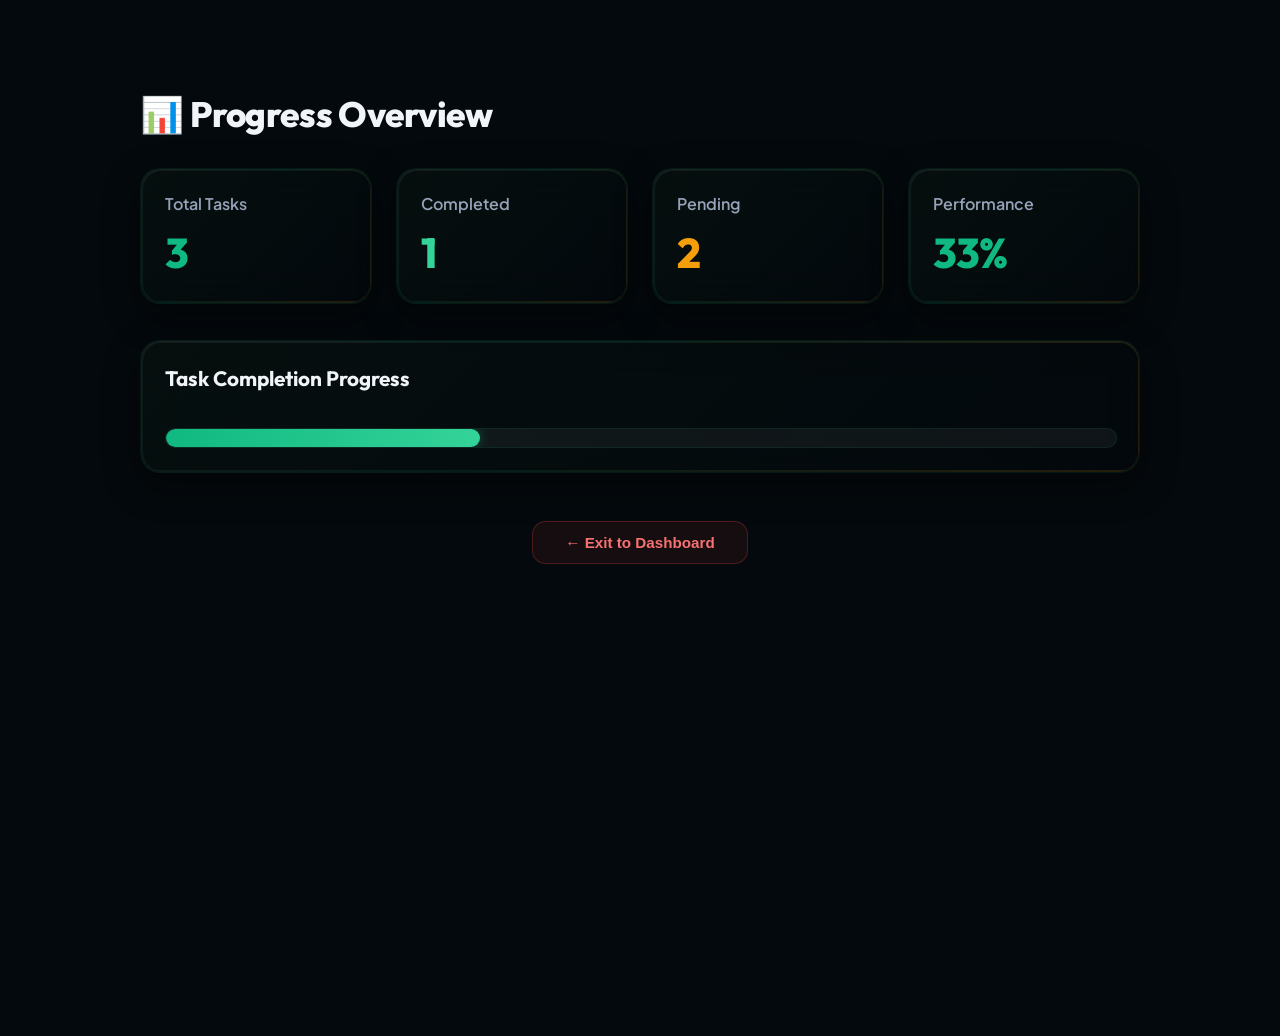
<file: progress.html>
<!DOCTYPE html>
<html lang="en">
<head>
    <meta charset="UTF-8">
    <meta name="viewport" content="width=device-width, initial-scale=1.0">
    <title>Progress — Student Task Manager</title>
    
    <!-- Premium Google Fonts -->
    <link rel="preconnect" href="https://fonts.googleapis.com">
    <link rel="preconnect" href="https://fonts.gstatic.com" crossorigin>
    <link href="https://fonts.googleapis.com/css2?family=Plus+Jakarta+Sans:wght@300;400;500;600;700;800&family=Outfit:wght@300;400;500;600;700;800&display=swap" rel="stylesheet">
    
    <link rel="stylesheet" href="codestyle.css">
</head>

<body class="page-progress">
    <!-- Animated Ambient Glass Orbs (Emerald & Gold Aurora) -->
    <div class="bg-orb bg-orb-1"></div>
    <div class="bg-orb bg-orb-2"></div>
    <div class="bg-orb bg-orb-3"></div>

    <div class="container">

        <h1>📊 Progress Overview</h1>

        <div class="cards">
            <div class="card">
                <h3>Total Tasks</h3>
                <div class="number" id="statTotal">0</div>
            </div>

            <div class="card">
                <h3>Completed</h3>
                <div class="number" id="statCompleted" style="color: var(--success);">0</div>
            </div>

            <div class="card">
                <h3>Pending</h3>
                <div class="number" id="statPending" style="color: var(--accent-gold);">0</div>
            </div>

            <div class="card">
                <h3>Performance</h3>
                <div class="number" id="statPerformance">0%</div>
            </div>
        </div>

        <div class="progress-container">
            <h2>Task Completion Progress</h2>
            <br>
            <div class="progress-bar">
                <div class="progress" id="statProgressBar" style="width: 0%;"></div>
            </div>
        </div>

        <div class="exit">
            <button onclick="goBack()">← Exit to Dashboard</button>
        </div>

    </div>

    <script>
        function loadProgress() {
            let storedTasks = localStorage.getItem("studentTasks");
            let tasks = storedTasks ? JSON.parse(storedTasks) : [
                { title: "UID Project Implementation Plan", priority: "High", date: "2026-06-03", completed: false },
                { title: "Database Assignment 3", priority: "Medium", date: "2026-06-05", completed: false },
                { title: "Java Coding Exercises", priority: "Low", date: "2026-06-10", completed: true }
            ];
            
            let total = tasks.length;
            let completed = tasks.filter(t => t.completed).length;
            let pending = total - completed;
            let performance = total > 0 ? Math.round((completed / total) * 100) : 0;
            
            document.getElementById("statTotal").textContent = total;
            document.getElementById("statCompleted").textContent = completed;
            document.getElementById("statPending").textContent = pending;
            document.getElementById("statPerformance").textContent = performance + "%";
            document.getElementById("statProgressBar").style.width = performance + "%";
        }

        function goBack() {
            window.location.href = "Dashboard.html";
        }

        loadProgress();
    </script>

</body>
</html>
</file>
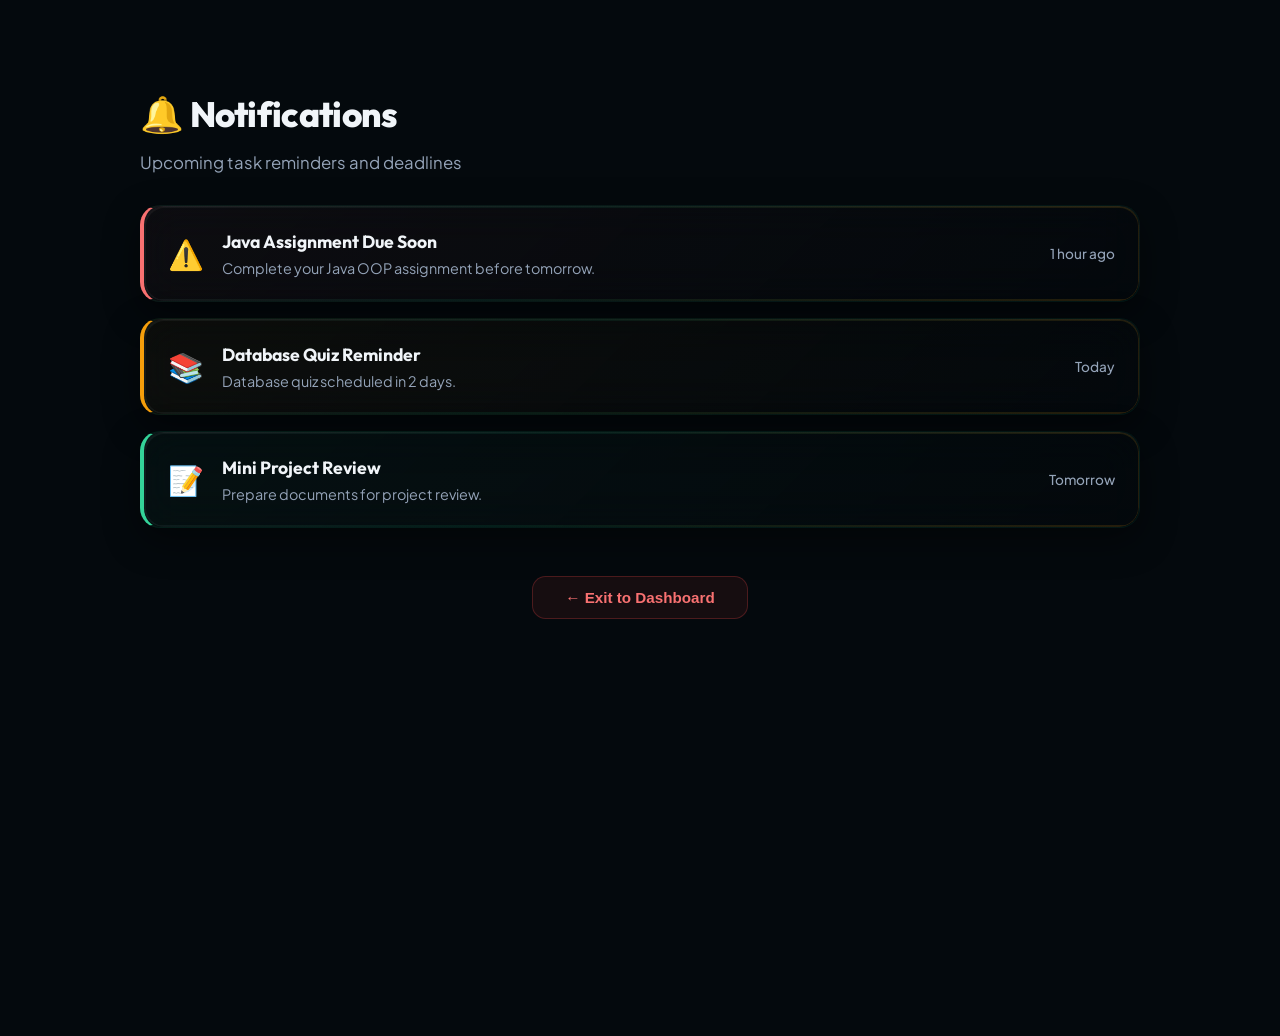
<file: reminder.html>
<!DOCTYPE html>
<html lang="en">
<head>
    <meta charset="UTF-8">
    <meta name="viewport" content="width=device-width, initial-scale=1.0">
    <title>Notifications — Student Task Manager</title>
    
    <!-- Premium Google Fonts -->
    <link rel="preconnect" href="https://fonts.googleapis.com">
    <link rel="preconnect" href="https://fonts.gstatic.com" crossorigin>
    <link href="https://fonts.googleapis.com/css2?family=Plus+Jakarta+Sans:wght@300;400;500;600;700;800&family=Outfit:wght@300;400;500;600;700;800&display=swap" rel="stylesheet">
    
    <link rel="stylesheet" href="codestyle.css">
</head>

<body class="page-reminder">
    <!-- Animated Ambient Glass Orbs (Emerald & Gold Aurora) -->
    <div class="bg-orb bg-orb-1"></div>
    <div class="bg-orb bg-orb-2"></div>
    <div class="bg-orb bg-orb-3"></div>

    <div class="container">

<h1>🔔 Notifications</h1>

<p class="subtitle">
Upcoming task reminders and deadlines
</p>

<div class="notification-list">

<div class="notification high">

<div class="left">

<div class="icon">
⚠️
</div>

<div class="message">

<h3>Java Assignment Due Soon</h3>

<p>
Complete your Java OOP assignment before tomorrow.
</p>

</div>

</div>

<div class="time">
1 hour ago
</div>

</div>


<div class="notification medium">

<div class="left">

<div class="icon">
📚
</div>

<div class="message">

<h3>Database Quiz Reminder</h3>

<p>
Database quiz scheduled in 2 days.
</p>

</div>

</div>

<div class="time">
Today
</div>

</div>


<div class="notification low">

<div class="left">

<div class="icon">
📝
</div>

<div class="message">

<h3>Mini Project Review</h3>

<p>
Prepare documents for project review.
</p>

</div>

</div>

<div class="time">
Tomorrow
</div>

</div>

</div>

<div class="exit">

<button onclick="goBack()">
← Exit to Dashboard
</button>

</div>

</div>

<script>

function goBack(){

window.location="Dashboard.html";

}

</script>

</body>

</html>
</file>
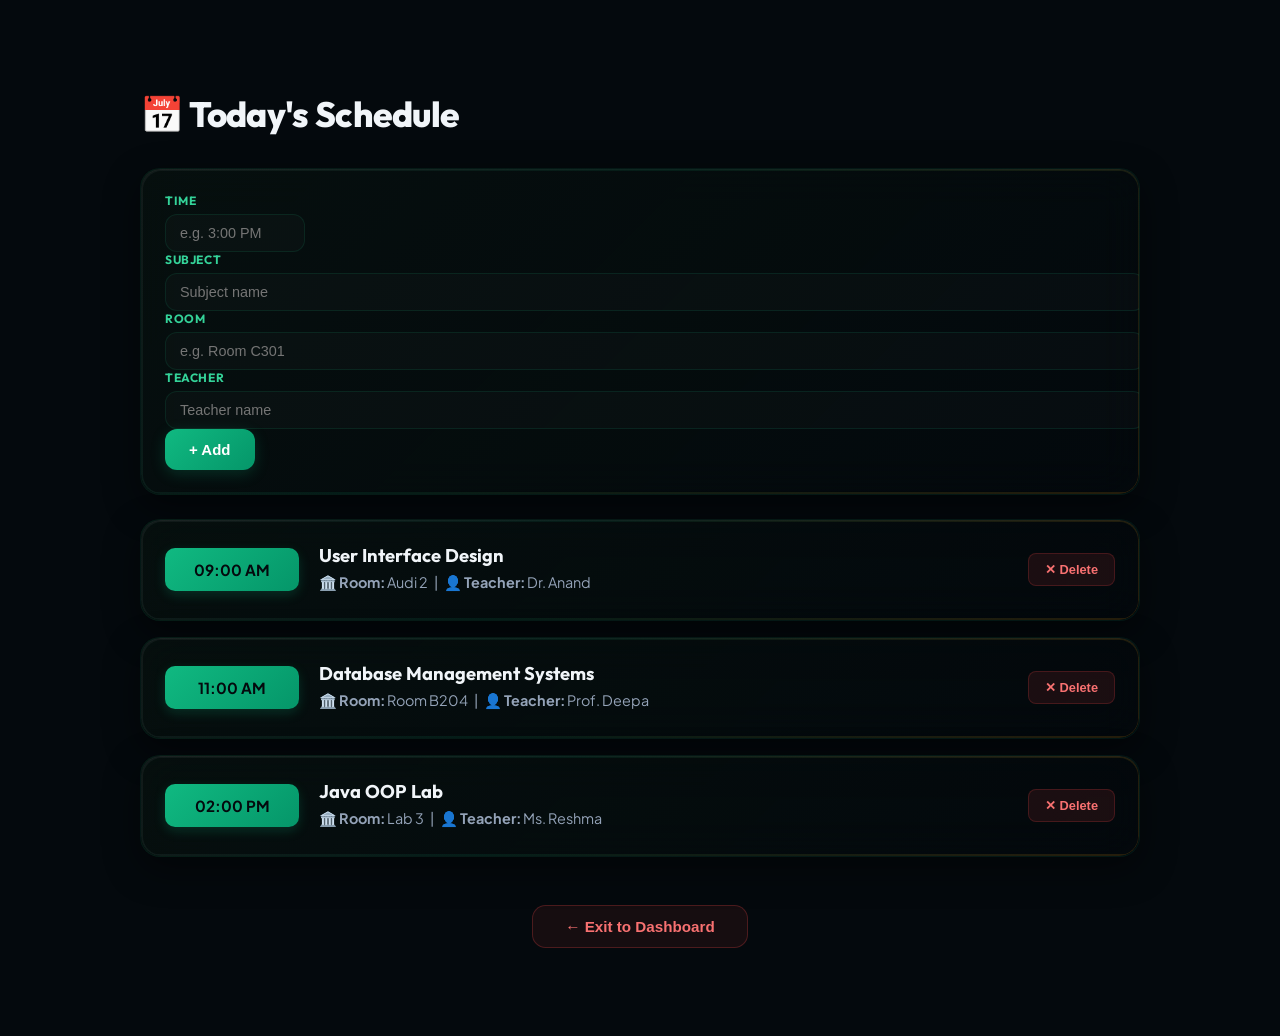
<file: schedule.html>
<!DOCTYPE html>
<html lang="en">
<head>
    <meta charset="UTF-8">
    <meta name="viewport" content="width=device-width, initial-scale=1.0">
    <title>Today's Schedule — Student Task Manager</title>
    
    <!-- Premium Google Fonts -->
    <link rel="preconnect" href="https://fonts.googleapis.com">
    <link rel="preconnect" href="https://fonts.gstatic.com" crossorigin>
    <link href="https://fonts.googleapis.com/css2?family=Plus+Jakarta+Sans:wght@300;400;500;600;700;800&family=Outfit:wght@300;400;500;600;700;800&display=swap" rel="stylesheet">
    
    <link rel="stylesheet" href="codestyle.css">
</head>

<body class="page-schedule">
    <!-- Animated Ambient Glass Orbs (Emerald & Gold Aurora) -->
    <div class="bg-orb bg-orb-1"></div>
    <div class="bg-orb bg-orb-2"></div>
    <div class="bg-orb bg-orb-3"></div>

    <div class="container">

<h1>📅 Today's Schedule</h1>

<!-- Add New Entry Form -->
<div class="schedule-card" style="flex-wrap:wrap;gap:12px;">
  <div style="display:flex;flex-direction:column;gap:6px;min-width:100px;">
    <label style="font-size:12px;color:gray;font-weight:600;">Time</label>
    <input type="text" id="timeInput" placeholder="e.g. 3:00 PM" style="padding:10px;border-radius:8px;border:1px solid #ddd;font-size:14px;width:110px;">
  </div>
  <div style="display:flex;flex-direction:column;gap:6px;flex:1;min-width:150px;">
    <label style="font-size:12px;color:gray;font-weight:600;">Subject</label>
    <input type="text" id="subjectInput" placeholder="Subject name" style="padding:10px;border-radius:8px;border:1px solid #ddd;font-size:14px;width:100%;">
  </div>
  <div style="display:flex;flex-direction:column;gap:6px;flex:1;min-width:130px;">
    <label style="font-size:12px;color:gray;font-weight:600;">Room</label>
    <input type="text" id="roomInput" placeholder="e.g. Room C301" style="padding:10px;border-radius:8px;border:1px solid #ddd;font-size:14px;width:100%;">
  </div>
  <div style="display:flex;flex-direction:column;gap:6px;flex:1;min-width:130px;">
    <label style="font-size:12px;color:gray;font-weight:600;">Teacher</label>
    <input type="text" id="teacherInput" placeholder="Teacher name" style="padding:10px;border-radius:8px;border:1px solid #ddd;font-size:14px;width:100%;">
  </div>
  <div style="display:flex;align-items:flex-end;">
    <button id="addEntryBtn" onclick="addEntry()" style="padding:12px 20px;border:none;border-radius:8px;background:#111827;color:white;font-size:15px;cursor:pointer;white-space:nowrap;">+ Add</button>
  </div>
</div>

<!-- Schedule List -->
<div id="scheduleList" style="margin-top: 24px;"></div>

<div class="exit">
    <button onclick="goBack()">← Exit to Dashboard</button>
</div>

</div>

<script>
    // Load schedule from localStorage or load default items
    function getSchedule() {
        let stored = localStorage.getItem("studentSchedule");
        if (stored) {
            return JSON.parse(stored);
        }
        // Defaults if localStorage is empty
        let defaultSchedule = [
            { time: "09:00 AM", subject: "User Interface Design", room: "Audi 2", teacher: "Dr. Anand" },
            { time: "11:00 AM", subject: "Database Management Systems", room: "Room B204", teacher: "Prof. Deepa" },
            { time: "02:00 PM", subject: "Java OOP Lab", room: "Lab 3", teacher: "Ms. Reshma" }
        ];
        localStorage.setItem("studentSchedule", JSON.stringify(defaultSchedule));
        return defaultSchedule;
    }

    // Save schedule to localStorage
    function saveSchedule(schedule) {
        localStorage.setItem("studentSchedule", JSON.stringify(schedule));
    }

    // Render schedule items
    function renderSchedule() {
        let schedule = getSchedule();
        let listDiv = document.getElementById("scheduleList");
        listDiv.innerHTML = "";

        if (schedule.length === 0) {
            listDiv.innerHTML = `<div class="schedule-list-card" style="text-align: center; color: var(--text-gray); display: block; padding: 32px 24px;">No classes scheduled for today. Add one above!</div>`;
            return;
        }

        schedule.forEach((entry, index) => {
            let card = document.createElement("div");
            card.className = "schedule-list-card";
            card.innerHTML = `
                <div class="time">${entry.time}</div>
                <div class="details">
                    <h3>${entry.subject}</h3>
                    <p>🏛️ <strong>Room:</strong> ${entry.room} &nbsp;&nbsp;|&nbsp;&nbsp; 👤 <strong>Teacher:</strong> ${entry.teacher}</p>
                </div>
                <button class="delete-entry-btn" onclick="deleteEntry(${index})">✕ Delete</button>
            `;
            listDiv.appendChild(card);
        });
    }

    // Add schedule entry
    function addEntry() {
        let time = document.getElementById("timeInput").value.trim();
        let subject = document.getElementById("subjectInput").value.trim();
        let room = document.getElementById("roomInput").value.trim();
        let teacher = document.getElementById("teacherInput").value.trim();

        if (time === "" || subject === "" || room === "" || teacher === "") {
            alert("Please fill in all the schedule details.");
            return;
        }

        let schedule = getSchedule();
        schedule.push({ time, subject, room, teacher });
        saveSchedule(schedule);
        renderSchedule();

        // Clear inputs
        document.getElementById("timeInput").value = "";
        document.getElementById("subjectInput").value = "";
        document.getElementById("roomInput").value = "";
        document.getElementById("teacherInput").value = "";
    }

    // Delete schedule entry
    function deleteEntry(index) {
        if (confirm("Are you sure you want to delete this schedule entry?")) {
            let schedule = getSchedule();
            schedule.splice(index, 1);
            saveSchedule(schedule);
            renderSchedule();
        }
    }

    function goBack() {
        window.location.href = "Dashboard.html";
    }

    // Initial render
    renderSchedule();
</script>
</body>
</html>
</file>
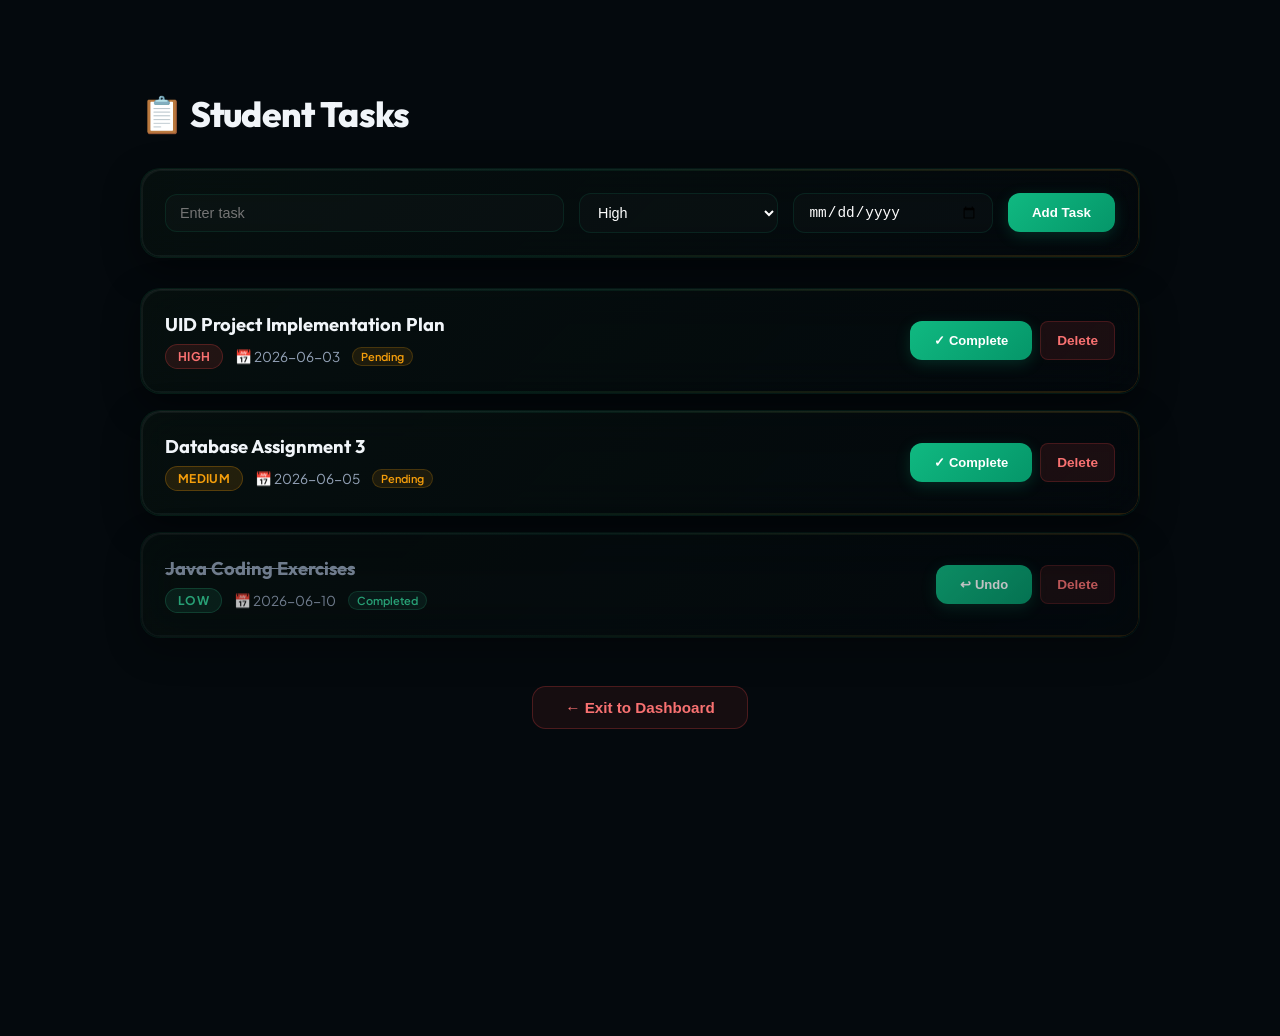
<file: task.html>
<!DOCTYPE html>
<html lang="en">
<head>
    <meta charset="UTF-8">
    <meta name="viewport" content="width=device-width, initial-scale=1.0">
    <title>Task Manager — Student Task Manager</title>
    
    <!-- Premium Google Fonts -->
    <link rel="preconnect" href="https://fonts.googleapis.com">
    <link rel="preconnect" href="https://fonts.gstatic.com" crossorigin>
    <link href="https://fonts.googleapis.com/css2?family=Plus+Jakarta+Sans:wght@300;400;500;600;700;800&family=Outfit:wght@300;400;500;600;700;800&display=swap" rel="stylesheet">
    
    <link rel="stylesheet" href="codestyle.css">
</head>

<body class="page-task">
    <!-- Animated Ambient Glass Orbs (Emerald & Gold Aurora) -->
    <div class="bg-orb bg-orb-1"></div>
    <div class="bg-orb bg-orb-2"></div>
    <div class="bg-orb bg-orb-3"></div>

    <div class="container">

<h1>📋 Student Tasks</h1>

<div class="task-form">

<input
type="text"
id="taskInput"
placeholder="Enter task">

<select id="priority">

<option>High</option>
<option>Medium</option>
<option>Low</option>

</select>

<input
type="date"
id="date">

<button
class="add-btn"
onclick="addTask()">

Add Task

</button>

</div>

<div
class="task-list"
id="taskList">

</div>

<div class="exit">

<button onclick="goBack()">

← Exit to Dashboard

</button>

</div>

</div>

<script>
    // Load tasks from localStorage or return defaults
    function getTasks() {
        let stored = localStorage.getItem("studentTasks");
        if (stored) {
            return JSON.parse(stored);
        }
        // Default tasks if empty
        let defaultTasks = [
            { title: "UID Project Implementation Plan", priority: "High", date: "2026-06-03", completed: false },
            { title: "Database Assignment 3", priority: "Medium", date: "2026-06-05", completed: false },
            { title: "Java Coding Exercises", priority: "Low", date: "2026-06-10", completed: true }
        ];
        localStorage.setItem("studentTasks", JSON.stringify(defaultTasks));
        return defaultTasks;
    }

    // Save tasks to localStorage
    function saveTasks(tasks) {
        localStorage.setItem("studentTasks", JSON.stringify(tasks));
    }

    // Render task items
    function renderTasks() {
        let tasks = getTasks();
        let listDiv = document.getElementById("taskList");
        listDiv.innerHTML = "";

        if (tasks.length === 0) {
            listDiv.innerHTML = `<div class="task" style="text-align: center; color: var(--text-gray); display: block; padding: 32px 24px;">No tasks found. Add a task above to get started!</div>`;
            return;
        }

        tasks.forEach((task, index) => {
            let colorClass = task.priority.toLowerCase();
            let statusText = task.completed ? "Completed" : "Pending";
            let statusBadgeClass = task.completed ? "background: rgba(52, 211, 153, 0.1); color: var(--success); border: 1px solid rgba(52, 211, 153, 0.2);" : "background: rgba(245, 158, 11, 0.1); color: var(--accent-gold); border: 1px solid rgba(245, 158, 11, 0.2);";
            
            let card = document.createElement("div");
            card.className = "task";
            card.style.opacity = task.completed ? "0.75" : "1";
            
            card.innerHTML = `
                <div class="task-left">
                    <h3 style="text-decoration: ${task.completed ? 'line-through' : 'none'}; color: ${task.completed ? 'var(--text-gray)' : 'var(--text-white)'}">${task.title}</h3>
                    <div class="details">
                        <span class="priority ${colorClass}">${task.priority}</span>
                        <span>📅 ${task.date || "No due date"}</span>
                        <span style="padding: 2px 8px; border-radius: 50px; font-size: 11px; font-weight: 600; ${statusBadgeClass}">${statusText}</span>
                    </div>
                </div>
                <div style="display: flex; gap: 8px;">
                    <button class="add-btn" style="padding: 8px 16px; font-size: 13px; background: ${task.completed ? 'rgba(255,255,255,0.05)' : 'var(--primary)'}; border: ${task.completed ? '1px solid rgba(255,255,255,0.1)' : 'none'}; color: ${task.completed ? 'var(--text-gray)' : 'white'}" onclick="toggleStatus(${index})">
                        ${task.completed ? "↩ Undo" : "✓ Complete"}
                    </button>
                    <button class="delete" onclick="deleteTask(${index})">Delete</button>
                </div>
            `;
            listDiv.appendChild(card);
        });
    }

    // Add new task
    function addTask() {
        let title = document.getElementById("taskInput").value.trim();
        let priority = document.getElementById("priority").value;
        let date = document.getElementById("date").value;

        if (title === "") {
            alert("Please enter a task description.");
            return;
        }

        let tasks = getTasks();
        tasks.push({ title, priority, date, completed: false });
        saveTasks(tasks);
        renderTasks();

        // Clear inputs
        document.getElementById("taskInput").value = "";
    }

    // Delete task
    function deleteTask(index) {
        if (confirm("Are you sure you want to delete this task?")) {
            let tasks = getTasks();
            tasks.splice(index, 1);
            saveTasks(tasks);
            renderTasks();
        }
    }

    // Toggle complete/pending status
    function toggleStatus(index) {
        let tasks = getTasks();
        tasks[index].completed = !tasks[index].completed;
        saveTasks(tasks);
        renderTasks();
    }

    function goBack() {
        window.location.href = "Dashboard.html";
    }

    // Initial render
    renderTasks();
</script>
</body>
</html>
</file>
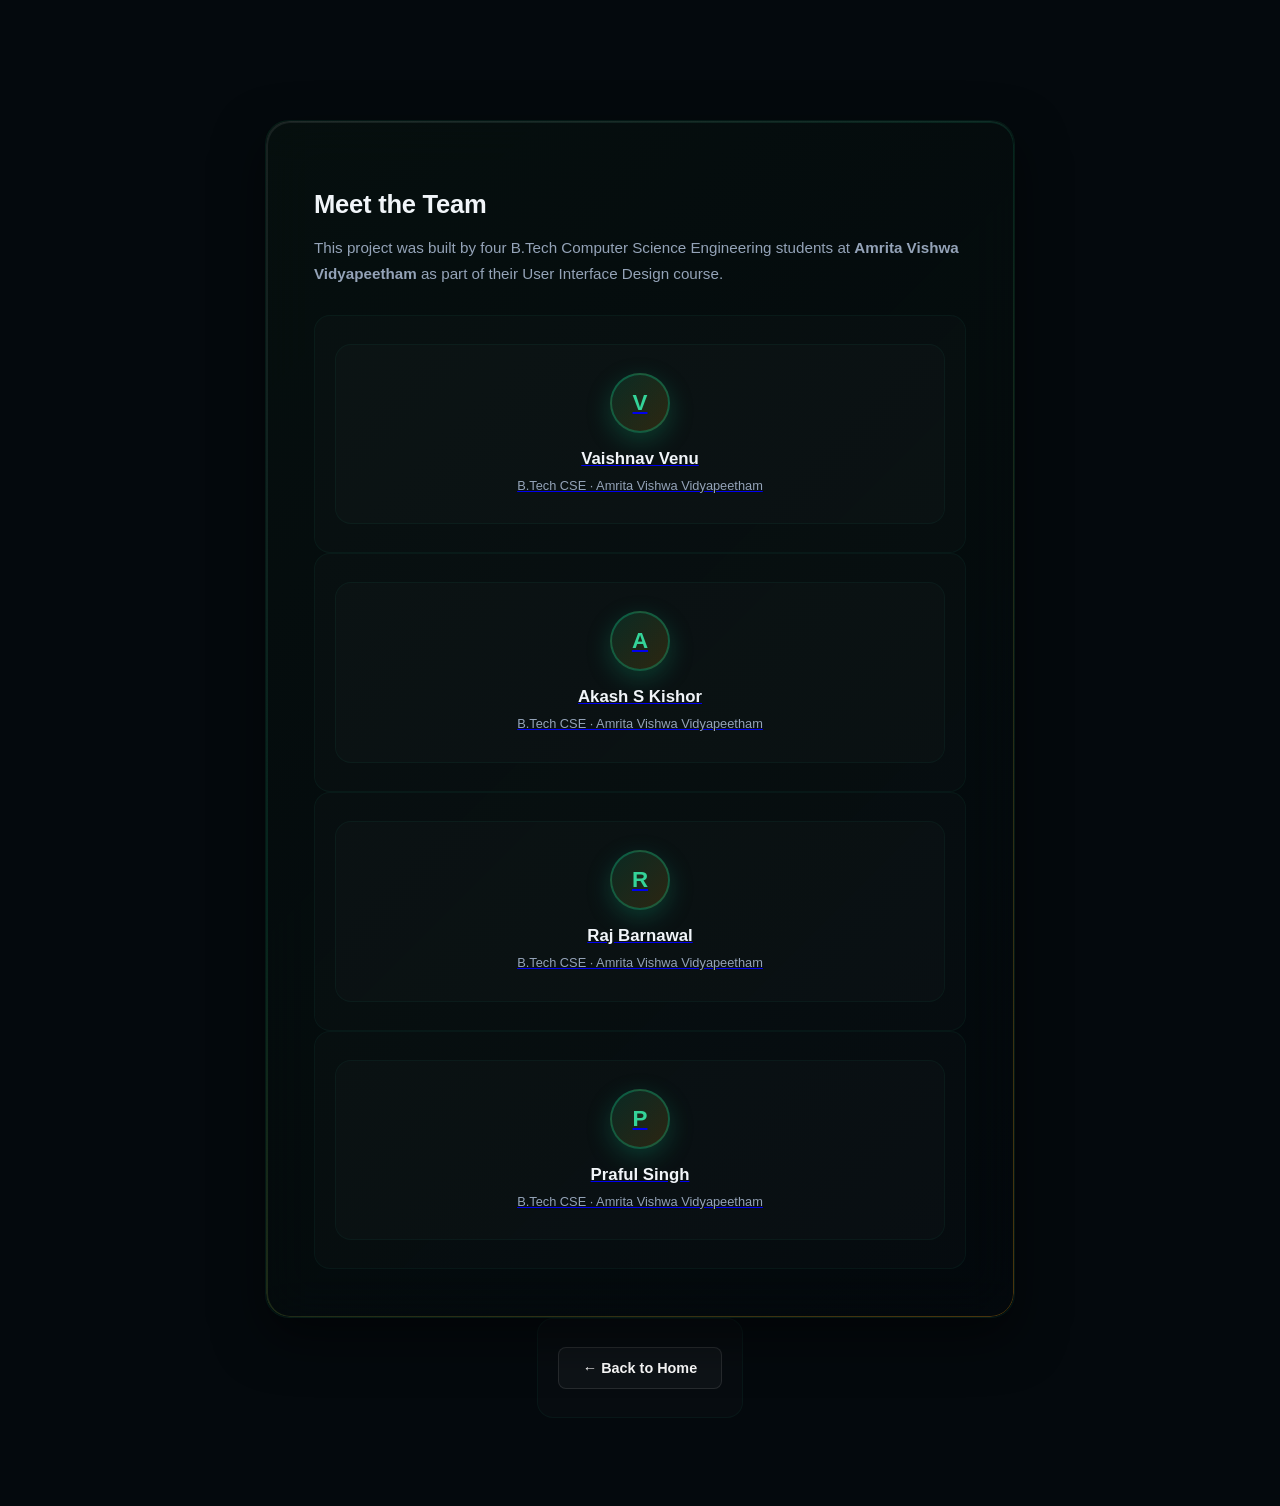
<file: team.html>
<!DOCTYPE html>
<html lang="en">
<head>
  <meta charset="UTF-8"/>
  <meta name="viewport" content="width=device-width, initial-scale=1.0"/>
  <link rel="stylesheet" href="codestyle.css"/>


<body class="page-about">
    <!-- Animated Ambient Glass Orbs (Emerald & Gold Aurora) -->
    <div class="bg-orb bg-orb-1"></div>
    <div class="bg-orb bg-orb-2"></div>
    <div class="bg-orb bg-orb-3"></div>
    <div class="about-card" style="margin-top: 32px;">

        <h2>Meet the Team</h2>
        <p>
            This project was built by four B.Tech Computer Science Engineering students at <strong>Amrita Vishwa Vidyapeetham</strong> as part of their User Interface Design course.
        </p>
        <div class="team-grid">
            <a href="https://s1prime.github.io/Portfolio/" target="_blank" class="avatar-link">
            <div class="team-card">
            <div class="team-card">
                <div class="team-avatar">V</div>
                <div class="team-name">Vaishnav Venu</div>
                <div class="team-role">B.Tech CSE · Amrita Vishwa Vidyapeetham</div>
            </div>
            </div>
            </a>
            <a href="https://eak-47.github.io/Portfolio/" target="_blank" class="avatar-link">
            <div class="team-card">
            <div class="team-card">
                <div class="team-avatar">A</div>
                <div class="team-name">Akash S Kishor</div>
                <div class="team-role">B.Tech CSE · Amrita Vishwa Vidyapeetham</div>
            </div>
            </div>

            </a>
            <a href="https://www.rajbarnawal.com.np/" target="_blank" class="avatar-link">
            <div class="team-card">
            <div class="team-card">
                <div class="team-avatar">R</div>
                <div class="team-name">Raj Barnawal</div>
                <div class="team-role">B.Tech CSE · Amrita Vishwa Vidyapeetham</div>
            </div>
            </div>
            </a>
            <a href="https://www.prafulsingh.com.np/" target="_blank" class="avatar-link">
            <div class="team-card">
            <div class="team-card">
                <div class="team-avatar">P</div>
                <div class="team-name">Praful Singh</div>
                <div class="team-role">B.Tech CSE · Amrita Vishwa Vidyapeetham</div>
            </div>
            </div>
            </a>
         </div>
     </div>
</div>

 <div class="team-card">
        <button class="back-button" onclick="window.location.href='index.html'" style="background: rgba(255, 255, 255, 0.03); color: #ffffff; border: 1px solid rgba(255, 255, 255, 0.1); padding: 12px 24px; font-size: 0.9rem; font-weight: 600; border-radius: 8px; cursor: pointer; transition: all 0.25s ease-in-out; font-family: 'Plus Jakarta Sans', sans-serif;">← Back to Home</button>

        <script>
        const backBtn = document.querySelector('.back-button');
        backBtn.addEventListener('mouseenter', () => {
            backBtn.style.background = '#10b981';
            backBtn.style.borderColor = '#10b981';
            backBtn.style.boxShadow = '0 0 15px rgba(16, 185, 129, 0.4)';
            backBtn.style.transform = 'translateY(-2px)';
        });
        backBtn.addEventListener('mouseleave', () => {
            backBtn.style.background = 'rgba(255, 255, 255, 0.03)';
            backBtn.style.borderColor = 'rgba(255, 255, 255, 0.1)';
            backBtn.style.boxShadow = 'none';
            backBtn.style.transform = 'translateY(0)';
        });
        </script>
    </div>
</body>
</html>
</file>
<file: codestyle.css>
.homepage * {
      box-sizing: border-box;
    }

    :root {
      --bg-dark: #04090d; /* Premium deep slate-black */
      --card-bg: linear-gradient(135deg, rgba(8, 20, 16, 0.6) 0%, rgba(3, 8, 12, 0.5) 100%);
      --primary: #10b981; /* Premium Emerald */
      --primary-rgb: 16, 185, 129;
      --primary-hover: #059669;
      --accent-gold: #f59e0b; /* Aurora Gold */
      --accent-mint: #34d399; /* Mint Green */
      --accent-cyan: #06b6d4; /* Electric Cyan */
      --text-white: #f1f5f9;
      --text-gray: #94a3b8;
      --success: #34d399;
      --danger: #f87171;
      --border-light: rgba(16, 185, 129, 0.08);
    }

/* ==========================================
   UTILITY & HELPER CLASSES
   ========================================== */
.fw-black {
  font-weight: 900 !important;
}

.tracking-tight {
  letter-spacing: -0.025em !important;
}

.tracking-wider {
  letter-spacing: 0.05em !important;
}

.fs-7 {
  font-size: 0.85rem !important;
}

.fs-8 {
  font-size: 0.75rem !important;
}

.max-w-2xl {
  max-width: 650px !important;
}

.max-w-450 {
  max-width: 450px !important;
}

.hero-section {
  padding-top: 10rem !important;
  padding-bottom: 6rem !important;
}

.dashboard-section {
  padding-top: 8rem !important;
  padding-bottom: 6rem !important;
}

.bg-purple {
  background-color: rgba(124, 58, 237, 1) !important;
}

.bg-purple.bg-opacity-10 {
  background-color: rgba(124, 58, 237, 0.1) !important;
}

.border-purple {
  border-color: rgba(124, 58, 237, 1) !important;
}

.border-purple.border-opacity-10 {
  border-color: rgba(124, 58, 237, 0.1) !important;
}

/* ==========================================
   PAGES: Home & Profile (index.html, profile.html)
   ========================================== */
body.page-home,
body.page-profile {
  background-color: var(--bg-dark);
  color: var(--text-white);
  font-family: 'Plus Jakarta Sans', sans-serif;
  overflow-x: hidden;
  min-height: 100vh;
  display: flex;
  flex-direction: column;
  position: relative;
}

body.page-home .text-primary,
body.page-profile .text-primary {
  color: var(--primary) !important;
}

/* Premium Scrollbar */
body.page-home::-webkit-scrollbar,
body.page-profile::-webkit-scrollbar {
  width: 8px;
  height: 8px;
}
body.page-home::-webkit-scrollbar-track,
body.page-profile::-webkit-scrollbar-track {
  background: var(--bg-dark);
}
body.page-home::-webkit-scrollbar-thumb,
body.page-profile::-webkit-scrollbar-thumb {
  background: rgba(255, 255, 255, 0.08);
  border-radius: 4px;
}
body.page-home::-webkit-scrollbar-thumb:hover,
body.page-profile::-webkit-scrollbar-thumb:hover {
  background: rgba(var(--primary-rgb), 0.4);
}

/* Background Orbs with Fluid Floating Animations */
.page-home .bg-orb,
.page-profile .bg-orb {
  position: absolute;
  width: 450px;
  height: 450px;
  border-radius: 50%;
  filter: blur(130px);
  z-index: 0;
  opacity: 0.15;
  pointer-events: none;
  transition: all 1s ease;
}
.page-home .bg-orb-1,
.page-profile .bg-orb-1 { 
  top: -10%; 
  left: -10%; 
  background: radial-gradient(circle, var(--primary) 0%, #047857 100%); 
  animation: float-orb-1 20s infinite alternate ease-in-out;
}
.page-home .bg-orb-2,
.page-profile .bg-orb-2 { 
  top: 35%; 
  right: -10%; 
  background: radial-gradient(circle, var(--accent-gold) 0%, #b45309 100%); 
  animation: float-orb-2 25s infinite alternate ease-in-out;
}
.page-home .bg-orb-3,
.page-profile .bg-orb-3 { 
  bottom: -10%; 
  left: 15%; 
  width: 350px;
  height: 350px;
  background: radial-gradient(circle, var(--accent-mint) 0%, #065f46 100%); 
  opacity: 0.08;
  animation: float-orb-3 18s infinite alternate ease-in-out;
}

    @keyframes float-orb-1 {
      0% { transform: translate(0, 0) scale(1); }
      50% { transform: translate(60px, 40px) scale(1.12); }
      100% { transform: translate(-20px, 20px) scale(0.95); }
    }
    @keyframes float-orb-2 {
      0% { transform: translate(0, 0) scale(1.1); }
      50% { transform: translate(-50px, -40px) scale(0.88); }
      100% { transform: translate(30px, 40px) scale(1.05); }
    }
    @keyframes float-orb-3 {
      0% { transform: translate(0, 0) scale(0.9); }
      50% { transform: translate(45px, -35px) scale(1.15); }
      100% { transform: translate(-25px, 15px) scale(1); }
    }
    
    /* Glassmorphism Navbar with Glow Border */
    .glass-navbar {
      background: rgba(4, 9, 13, 0.8) !important;
      backdrop-filter: blur(16px);
      -webkit-backdrop-filter: blur(16px);
      border-bottom: 1px solid var(--border-light);
      box-shadow: 0 4px 30px rgba(0, 0, 0, 0.4);
      transition: all 0.3s ease;
    }
    .glass-navbar .nav-link {
      font-size: 0.95rem;
      font-weight: 500;
      position: relative;
      transition: color 0.3s ease;
      padding: 0.5rem 1rem !important;
    }
    .glass-navbar .nav-link::after {
      content: '';
      position: absolute;
      bottom: 0; left: 50%;
      width: 0; height: 2px;
      background: var(--primary);
      transition: all 0.3s ease;
      transform: translateX(-50%);
      border-radius: 2px;
    }
    .glass-navbar .nav-link:hover::after,
    .glass-navbar .nav-link.active::after {
      width: 60%;
    }
    .glass-navbar .nav-link:hover {
      color: var(--primary) !important;
    }
    .glass-navbar .nav-link.text-secondary {
      color: var(--text-gray) !important;
    }
    
    /* Premium Glassmorphism Cards */
    .glass-card {
      background: var(--card-bg);
      backdrop-filter: blur(24px);
      -webkit-backdrop-filter: blur(24px);
      border: 1px solid var(--border-light);
      border-radius: 1.5rem;
      padding: 3rem;
      position: relative;
      box-shadow: 0 20px 50px rgba(0, 0, 0, 0.5), inset 0 1px 1px rgba(255, 255, 255, 0.05);
      overflow: hidden;
      transition: all 0.4s cubic-bezier(0.16, 1, 0.3, 1);
    }
    
    /* Elegant Gold and Mint Border Gradient overlay on card */
    .glass-card::before {
      content: '';
      position: absolute;
      top: 0; left: 0; right: 0; bottom: 0;
      border-radius: 1.5rem;
      padding: 1.5px;
      background: linear-gradient(135deg, rgba(255, 255, 255, 0.08), rgba(16, 185, 129, 0.15) 40%, rgba(245, 158, 11, 0.3) 100%);
      -webkit-mask: linear-gradient(#fff 0 0) content-box, linear-gradient(#fff 0 0);
      -webkit-mask-composite: xor;
      mask-composite: exclude;
      pointer-events: none;
      z-index: 1;
    }
    
    .profile-header {
      display: flex;
      align-items: center;
      gap: 1.75rem;
      border-bottom: 1px solid rgba(16, 185, 129, 0.12);
      padding-bottom: 2rem;
      margin-bottom: 2.5rem;
      z-index: 2;
      position: relative;
    }
    
    @media (max-width: 576px) {
      .profile-header {
        flex-direction: column;
        text-align: center;
        gap: 1.25rem;
      }
    }
    
    /* Majestic Emerald & Gold Avatar Frame */
    .avatar-wrapper {
      width: 95px;
      height: 95px;
      border-radius: 50%;
      background: linear-gradient(135deg, rgba(16, 185, 129, 0.15) 0%, rgba(245, 158, 11, 0.15) 100%);
      border: 2px solid rgba(16, 185, 129, 0.35);
      color: var(--accent-mint);
      font-size: 3.2rem;
      display: flex;
      align-items: center;
      justify-content: center;
      box-shadow: 0 8px 25px rgba(16, 185, 129, 0.25);
      position: relative;
      transition: all 0.4s cubic-bezier(0.16, 1, 0.3, 1);
      cursor: pointer;
    }
    .avatar-wrapper::after {
      content: '👑';
      position: absolute;
      font-size: 0.95rem;
      bottom: -4px;
      right: -4px;
      background: #04090d;
      border: 1px solid rgba(245, 158, 11, 0.5);
      width: 28px;
      height: 28px;
      border-radius: 50%;
      display: flex;
      align-items: center;
      justify-content: center;
      box-shadow: 0 4px 10px rgba(0, 0, 0, 0.5);
      animation: sparkle 3s infinite ease-in-out;
    }
    @keyframes sparkle {
      0%, 100% { transform: scale(1) rotate(0deg); }
      50% { transform: scale(1.15) rotate(15deg); }
    }
    .avatar-wrapper:hover {
      transform: scale(1.05) rotate(3deg);
      border-color: var(--accent-gold);
      box-shadow: 0 10px 30px rgba(245, 158, 11, 0.3);
      color: var(--accent-gold);
    }
    
    /* Styled Emerald-Glow Info Cards */
    .info-card {
      background: rgba(255, 255, 255, 0.015);
      border: 1px solid rgba(16, 185, 129, 0.06);
      border-radius: 1rem;
      padding: 1.25rem 1.5rem;
      transition: all 0.3s cubic-bezier(0.16, 1, 0.3, 1);
      height: 100%;
      position: relative;
      overflow: hidden;
    }
    .info-card::before {
      content: '';
      position: absolute;
      left: 0; top: 0; bottom: 0;
      width: 3px;
      background: linear-gradient(to bottom, var(--primary), var(--accent-gold));
      opacity: 0;
      transition: opacity 0.3s ease;
    }
    .info-card:hover {
      background: rgba(255, 255, 255, 0.03);
      border-color: rgba(16, 185, 129, 0.25);
      transform: translateY(-3px);
      box-shadow: 0 8px 24px rgba(0, 0, 0, 0.25);
    }
    .info-card:hover::before {
      opacity: 1;
    }
    
    .glass-label {
      font-family: 'Outfit', sans-serif;
      font-size: 0.78rem;
      font-weight: 700;
      text-transform: uppercase;
      letter-spacing: 0.08em;
      color: var(--accent-mint);
      margin-bottom: 0.4rem;
      display: flex;
      align-items: center;
      gap: 0.5rem;
    }
    
    .info-value {
      font-size: 1.05rem;
      color: var(--text-white);
      font-weight: 600;
      padding: 0.15rem 0;
      letter-spacing: -0.01em;
    }
    
    /* Premium Aurora Inputs */
    .glass-input, .glass-select, .glass-textarea {
      background: rgba(255, 255, 255, 0.02) !important;
      border: 1px solid rgba(16, 185, 129, 0.12) !important;
      color: #ffffff !important;
      border-radius: 0.85rem !important;
      padding: 0.85rem 1.2rem !important;
      transition: all 0.3s cubic-bezier(0.16, 1, 0.3, 1) !important;
      width: 100%;
    }
    .glass-input::placeholder, .glass-textarea::placeholder {
      color: rgba(255, 255, 255, 0.25) !important;
    }
    .glass-input:focus, .glass-select:focus, .glass-textarea:focus {
      background: rgba(255, 255, 255, 0.05) !important;
      border-color: rgba(16, 185, 129, 0.5) !important;
      box-shadow: 0 0 0 4px rgba(16, 185, 129, 0.18) !important;
      outline: none !important;
      transform: translateY(-1px);
    }
    
    .glass-select option {
      background-color: #050b0f;
      color: white;
    }
    
    /* Button Custom styling with beautiful hover scale effects */
    .btn-custom-outline {
      background-color: rgba(255, 255, 255, 0.01);
      color: #cbd5e1;
      border: 1px solid rgba(16, 185, 129, 0.15);
      padding: 0.8rem 1.85rem;
      border-radius: 0.85rem;
      font-weight: 600;
      transition: all 0.3s cubic-bezier(0.16, 1, 0.3, 1);
      text-decoration: none;
      display: inline-flex;
      align-items: center;
      justify-content: center;
      gap: 0.55rem;
    }
    .btn-custom-outline:hover {
      background-color: rgba(16, 185, 129, 0.06);
      color: white;
      border-color: rgba(16, 185, 129, 0.3);
      transform: translateY(-2px);
    }
    .btn-custom-outline:active {
      transform: translateY(0);
    }
    
    .btn-custom-primary {
      background: linear-gradient(135deg, var(--primary) 0%, var(--primary-hover) 100%);
      color: white;
      border: none;
      padding: 0.8rem 1.85rem;
      border-radius: 0.85rem;
      font-weight: 600;
      box-shadow: 0 4px 15px rgba(16, 185, 129, 0.25);
      transition: all 0.3s cubic-bezier(0.16, 1, 0.3, 1);
      text-decoration: none;
      display: inline-flex;
      align-items: center;
      justify-content: center;
      gap: 0.55rem;
    }
    .btn-custom-primary:hover {
      background: linear-gradient(135deg, var(--primary-hover) 0%, #047857 100%);
      box-shadow: 0 8px 25px rgba(16, 185, 129, 0.4);
      transform: translateY(-2px);
      color: white;
    }
    .btn-custom-primary:active {
      transform: translateY(0);
    }
    
    .btn-custom-danger {
      background-color: rgba(239, 68, 68, 0.08);
      border: 1px solid rgba(239, 68, 68, 0.2);
      color: #f87171;
      padding: 0.8rem 1.85rem;
      border-radius: 0.85rem;
      font-weight: 600;
      transition: all 0.3s cubic-bezier(0.16, 1, 0.3, 1);
      text-decoration: none;
      display: inline-flex;
      align-items: center;
      justify-content: center;
      gap: 0.55rem;
    }
    .btn-custom-danger:hover {
      background-color: var(--danger);
      border-color: var(--danger);
      color: white;
      box-shadow: 0 8px 25px rgba(239, 68, 68, 0.4);
      transform: translateY(-2px);
    }
    .btn-custom-danger:active {
      transform: translateY(0);
    }
    
    /* Styled badges */
    .badge-custom {
      background: linear-gradient(135deg, rgba(16, 185, 129, 0.12) 0%, rgba(245, 158, 11, 0.12) 100%);
      border: 1px solid rgba(16, 185, 129, 0.3);
      color: #a7f3d0;
      padding: 0.5rem 1.25rem;
      border-radius: 50px;
      font-size: 0.8rem;
      font-weight: 600;
      display: inline-flex;
      align-items: center;
      gap: 0.6rem;
      box-shadow: 0 4px 12px rgba(16, 185, 129, 0.08);
    }
    
    .pulse-dot {
      width: 7px;
      height: 7px;
      background-color: var(--accent-mint);
      border-radius: 50%;
      animation: pulse 2s infinite;
    }
    @keyframes pulse {
      0% { transform: scale(0.9); opacity: 0.4; }
      50% { transform: scale(1.3); opacity: 1; box-shadow: 0 0 8px var(--accent-mint); }
      100% { transform: scale(0.9); opacity: 0.4; }
    }
    
    /* Sleek Custom Alert with slide down fade */
    .alert-custom {
      background: linear-gradient(135deg, rgba(245, 158, 11, 0.1) 0%, rgba(16, 185, 129, 0.1) 100%);
      border: 1px solid rgba(16, 185, 129, 0.4);
      color: var(--accent-mint);
      border-radius: 1rem;
      padding: 1.25rem 1.5rem;
      margin-bottom: 2rem;
      display: none;
      align-items: center;
      gap: 0.75rem;
      box-shadow: 0 10px 30px rgba(16, 185, 129, 0.12);
      animation: slideDownFade 0.4s cubic-bezier(0.16, 1, 0.3, 1);
    }
    @keyframes slideDownFade {
      from { opacity: 0; transform: translateY(-20px); }
      to { opacity: 1; transform: translateY(0); }
    }

    footer {
      margin-top: auto;
      background: rgba(3, 7, 10, 0.8) !important;
      backdrop-filter: blur(10px);
      -webkit-backdrop-filter: blur(10px);
      border-top: 1px solid rgba(16, 185, 129, 0.08) !important;
    }
  

/* ==========================================
   PAGE: About (About.html)
   ========================================== */
.page-about * {
  box-sizing: border-box;
}

body.page-about {
  background-color: var(--bg-dark);
  color: var(--text-white);
  font-family: 'Plus Jakarta Sans', sans-serif;
  min-height: 100vh;
  display: flex;
  flex-direction: column;
  align-items: center;
  justify-content: center;
  padding: 80px 20px;
  position: relative;
  overflow-x: hidden;
}

.page-about .about-card {
  background: var(--card-bg);
  backdrop-filter: blur(24px);
  -webkit-backdrop-filter: blur(24px);
  border: 1px solid var(--border-light);
  border-radius: 1.5rem;
  padding: 3rem;
  width: 750px;
  max-width: 100%;
  box-shadow: 0 20px 50px rgba(0, 0, 0, 0.5), inset 0 1px 1px rgba(255, 255, 255, 0.05);
  position: relative;
  overflow: hidden;
  transition: all 0.4s cubic-bezier(0.16, 1, 0.3, 1);
  z-index: 1;
}

.page-about .about-card::before {
  content: '';
  position: absolute;
  top: 0; left: 0; right: 0; bottom: 0;
  border-radius: 1.5rem;
  padding: 1.5px;
  background: linear-gradient(135deg, rgba(255, 255, 255, 0.08), rgba(16, 185, 129, 0.15) 40%, rgba(245, 158, 11, 0.3) 100%);
  -webkit-mask: linear-gradient(#fff 0 0) content-box, linear-gradient(#fff 0 0);
  -webkit-mask-composite: xor;
  mask-composite: exclude;
  pointer-events: none;
  z-index: 1;
}

.page-about .about-card > * {
  position: relative;
  z-index: 2;
}

.page-about .about-card h2 {
  font-family: 'Outfit', sans-serif;
  font-size: 1.6rem;
  font-weight: 700;
  color: var(--text-white);
  margin-bottom: 16px;
  letter-spacing: -0.01em;
}

.page-about .about-card > p {
  color: var(--text-gray);
  line-height: 1.7;
  font-size: 0.95rem;
  margin-bottom: 28px;
}

.page-about .feature-list {
  list-style: none;
  margin-bottom: 32px;
  padding-left: 0;
}

.page-about .feature-list li {
  padding: 12px 0;
  border-bottom: 1px solid rgba(16, 185, 129, 0.08);
  color: var(--text-gray);
  font-size: 0.95rem;
  line-height: 1.6;
  display: flex;
  align-items: flex-start;
}

.page-about .feature-list li:last-child {
  border-bottom: none;
}

.page-about .feature-list li::before {
  content: "→";
  color: var(--primary);
  margin-right: 12px;
  font-weight: bold;
}

.page-about .feature-list li strong {
  color: var(--accent-mint);
  margin-right: 4px;
}

.page-about .back-button {
  background-color: rgba(255, 255, 255, 0.01);
  color: #cbd5e1;
  border: 1px solid rgba(16, 185, 129, 0.15);
  padding: 0.85rem 2rem;
  border-radius: 0.85rem;
  font-size: 0.9rem;
  font-weight: 600;
  font-family: inherit;
  cursor: pointer;
  transition: all 0.3s cubic-bezier(0.16, 1, 0.3, 1);
  display: inline-flex;
  align-items: center;
  justify-content: center;
  gap: 0.6rem;
}

.page-about .back-button:hover {
  background-color: rgba(16, 185, 129, 0.06);
  color: white;
  border-color: rgba(16, 185, 129, 0.3);
  transform: translateY(-2px);
  box-shadow: 0 8px 24px rgba(16, 185, 129, 0.1);
}

/* ==========================================
   PAGE: Dashboard (Dashboard.html)
   ========================================== */
body.page-dashboard {
  background-color: var(--bg-dark);
  color: var(--text-white);
  font-family: 'Plus Jakarta Sans', sans-serif;
  overflow-x: hidden;
  min-height: 100vh;
}

/* Simplified Navbar using theme colors */
.page-dashboard .glass-navbar {
  background-color: #060e14 !important;
  border-bottom: 1px solid rgba(16, 185, 129, 0.15);
}

/* Cards matched with index.html premium gradient */
.page-dashboard .glass-card {
  background: var(--card-bg);
  border: 1px solid var(--border-light);
  border-radius: 0.75rem;
  transition: all 0.3s ease;
  text-decoration: none;
  color: inherit;
}
.page-dashboard .glass-card:hover {
  border-color: var(--primary);
  transform: translateY(-3px);
  box-shadow: 0 4px 20px rgba(16, 185, 129, 0.1);
  color: inherit;
}

/* Buttons matched with Emerald Theme */
.page-dashboard .btn-custom-primary {
  background-color: var(--primary);
  color: #04090d; /* Dark text on bright green looks cleaner */
  border: none;
  padding: 0.6rem 1.5rem;
  border-radius: 0.5rem;
  font-weight: 600;
  transition: all 0.2s ease;
  text-decoration: none;
  display: inline-block;
}
.page-dashboard .btn-custom-primary:hover {
  background-color: var(--primary-hover);
  color: #04090d;
  box-shadow: 0 4px 15px rgba(16, 185, 129, 0.3);
}

.page-dashboard .btn-custom-outline {
  background-color: transparent;
  color: var(--text-gray);
  border: 1px solid #1e293b;
  padding: 0.6rem 1.5rem;
  border-radius: 0.5rem;
  font-weight: 600;
  transition: all 0.2s ease;
  text-decoration: none;
  display: inline-block;
}
.page-dashboard .btn-custom-outline:hover {
  background-color: rgba(16, 185, 129, 0.05);
  color: var(--text-white);
  border-color: var(--primary);
}

/* Status Badge */
.page-dashboard .badge-custom {
  background: rgba(16, 185, 129, 0.1);
  border: 1px solid rgba(16, 185, 129, 0.2);
  color: var(--accent-mint);
  padding: 0.4rem 0.8rem;
  border-radius: 50px;
  font-size: 0.75rem;
  font-weight: 600;
  display: inline-flex;
  align-items: center;
  gap: 0.4rem;
}

.page-dashboard .pulse-dot {
  width: 6px;
  height: 6px;
  background-color: var(--primary);
  border-radius: 50%;
  animation: pulse-dashboard 2s infinite;
}

@keyframes pulse-dashboard {
  0% { transform: scale(0.95); opacity: 0.5; }
  50% { transform: scale(1.2); opacity: 1; }
  100% { transform: scale(0.95); opacity: 0.5; }
}

/* ==========================================
   UTILITY PAGES GLOBAL DIRECTIVES
   ========================================== */
body.page-progress,
body.page-reminder,
body.page-schedule,
body.page-task {
  background-color: var(--bg-dark);
  color: var(--text-white);
  font-family: 'Plus Jakarta Sans', sans-serif;
  min-height: 100vh;
  padding: 60px 20px;
  position: relative;
  overflow-x: hidden;
}

.page-progress .container,
.page-reminder .container,
.page-schedule .container,
.page-task .container {
  max-width: 1000px;
  margin: auto;
  position: relative;
  z-index: 1;
}

.page-progress h1,
.page-reminder h1,
.page-schedule h1,
.page-task h1 {
  font-family: 'Outfit', sans-serif;
  color: var(--text-white);
  font-size: 2.2rem;
  font-weight: 800;
  margin-bottom: 32px;
  letter-spacing: -0.02em;
  display: flex;
  align-items: center;
  gap: 12px;
}

.page-progress .card,
.page-progress .progress-container,
.page-reminder .notification,
.page-schedule .schedule-card,
.page-schedule .schedule-list-card,
.page-task .task-form,
.page-task .task {
  background: var(--card-bg);
  backdrop-filter: blur(20px);
  -webkit-backdrop-filter: blur(20px);
  border: 1px solid var(--border-light);
  border-radius: 1.25rem;
  padding: 24px;
  box-shadow: 0 12px 36px rgba(0, 0, 0, 0.45), inset 0 1px 1px rgba(255, 255, 255, 0.05);
  transition: all 0.3s cubic-bezier(0.16, 1, 0.3, 1);
  position: relative;
  overflow: hidden;
}

.page-progress .card::before,
.page-progress .progress-container::before,
.page-reminder .notification::before,
.page-schedule .schedule-card::before,
.page-schedule .schedule-list-card::before,
.page-task .task-form::before,
.page-task .task::before {
  content: '';
  position: absolute;
  top: 0; left: 0; right: 0; bottom: 0;
  border-radius: 1.25rem;
  padding: 1.5px;
  background: linear-gradient(135deg, rgba(255, 255, 255, 0.05), rgba(16, 185, 129, 0.1) 40%, rgba(245, 158, 11, 0.15) 100%);
  -webkit-mask: linear-gradient(#fff 0 0) content-box, linear-gradient(#fff 0 0);
  -webkit-mask-composite: xor;
  mask-composite: exclude;
  pointer-events: none;
  z-index: 1;
}

.page-progress .card > *,
.page-progress .progress-container > *,
.page-reminder .notification > *,
.page-schedule .schedule-card > *,
.page-schedule .schedule-list-card > *,
.page-task .task-form > *,
.page-task .task > * {
  position: relative;
  z-index: 2;
}

.page-progress .card:hover,
.page-progress .progress-container:hover,
.page-reminder .notification:hover,
.page-schedule .schedule-card:hover,
.page-schedule .schedule-list-card:hover,
.page-task .task-form:hover,
.page-task .task:hover {
  background: rgba(255, 255, 255, 0.035);
  border-color: rgba(16, 185, 129, 0.25);
  transform: translateY(-3px);
  box-shadow: 0 16px 40px rgba(16, 185, 129, 0.12);
}

.page-progress .exit,
.page-reminder .exit,
.page-schedule .exit,
.page-task .exit {
  margin-top: 48px;
  display: flex;
  justify-content: center;
}

.page-progress .exit button,
.page-reminder .exit button,
.page-schedule .exit button,
.page-task .exit button {
  background-color: rgba(239, 68, 68, 0.08) !important;
  border: 1px solid rgba(239, 68, 68, 0.25) !important;
  color: #f87171 !important;
  padding: 12px 32px !important;
  border-radius: 0.85rem !important;
  font-weight: 600 !important;
  transition: all 0.3s cubic-bezier(0.16, 1, 0.3, 1) !important;
  cursor: pointer;
  font-size: 0.95rem !important;
}

.page-progress .exit button:hover,
.page-reminder .exit button:hover,
.page-schedule .exit button:hover,
.page-task .exit button:hover {
  background-color: var(--danger) !important;
  border-color: var(--danger) !important;
  color: white !important;
  box-shadow: 0 8px 25px rgba(239, 68, 68, 0.4) !important;
  transform: translateY(-2px);
}

/* ==========================================
   PAGE: Progress (progress.html)
   ========================================== */
.page-progress .cards {
  display: grid;
  grid-template-columns: repeat(auto-fit, minmax(200px, 1fr));
  gap: 24px;
  margin-bottom: 36px;
}

.page-progress .card h3 {
  font-size: 1rem;
  font-weight: 600;
  color: var(--text-gray);
  margin: 0;
}

.page-progress .number {
  font-size: 2.6rem;
  font-weight: 800;
  margin-top: 12px;
  color: var(--primary);
  font-family: 'Outfit', sans-serif;
  letter-spacing: -0.02em;
}

.page-progress .progress-container h2 {
  font-family: 'Outfit', sans-serif;
  font-size: 1.3rem;
  font-weight: 700;
  color: var(--text-white);
  margin: 0 0 16px 0;
}

.page-progress .progress-bar {
  width: 100%;
  height: 18px;
  background: rgba(255, 255, 255, 0.05);
  border-radius: 50px;
  border: 1px solid rgba(16, 185, 129, 0.1);
  overflow: hidden;
}

.page-progress .progress {
  height: 100%;
  background: linear-gradient(90deg, var(--primary) 0%, var(--accent-mint) 100%);
  box-shadow: 0 0 12px rgba(16, 185, 129, 0.4);
  border-radius: 50px;
}

/* ==========================================
   PAGE: Notifications (reminder.html)
   ========================================== */
.page-reminder .subtitle {
  color: var(--text-gray);
  font-size: 1.05rem;
  margin-bottom: 32px;
  margin-top: -16px;
}

.page-reminder .notification-list {
  display: flex;
  flex-direction: column;
  gap: 16px;
}

.page-reminder .notification {
  display: flex;
  justify-content: space-between;
  align-items: center;
}

.page-reminder .notification.high {
  border-left: 4px solid var(--danger);
  background: linear-gradient(135deg, rgba(248, 113, 113, 0.04) 0%, rgba(3, 8, 12, 0.5) 100%);
}

.page-reminder .notification.medium {
  border-left: 4px solid var(--accent-gold);
  background: linear-gradient(135deg, rgba(245, 158, 11, 0.04) 0%, rgba(3, 8, 12, 0.5) 100%);
}

.page-reminder .notification.low {
  border-left: 4px solid var(--success);
  background: linear-gradient(135deg, rgba(52, 211, 153, 0.04) 0%, rgba(3, 8, 12, 0.5) 100%);
}

.page-reminder .left {
  display: flex;
  gap: 18px;
  align-items: center;
}

.page-reminder .icon {
  font-size: 1.8rem;
}

.page-reminder .message h3 {
  margin: 0 0 6px 0;
  color: var(--text-white);
  font-size: 1.1rem;
  font-weight: 700;
  font-family: 'Outfit', sans-serif;
}

.page-reminder .message p {
  color: var(--text-gray);
  font-size: 0.9rem;
  margin: 0;
}

.page-reminder .time {
  font-size: 0.85rem;
  color: var(--text-gray);
  font-weight: 500;
}

/* ==========================================
   PAGE: Schedule (schedule.html)
   ========================================== */
.page-schedule label {
  font-family: 'Outfit', sans-serif;
  font-size: 0.75rem !important;
  font-weight: 700 !important;
  text-transform: uppercase;
  letter-spacing: 0.05em;
  color: var(--accent-mint) !important;
}

.page-schedule input,
.page-task input,
.page-task select {
  background: rgba(255, 255, 255, 0.02) !important;
  border: 1px solid rgba(16, 185, 129, 0.12) !important;
  color: #ffffff !important;
  border-radius: 0.75rem !important;
  padding: 10px 14px !important;
  transition: all 0.3s ease !important;
  font-size: 0.9rem !important;
}

.page-schedule input:focus,
.page-task input:focus,
.page-task select:focus {
  background: rgba(255, 255, 255, 0.05) !important;
  border-color: rgba(16, 185, 129, 0.5) !important;
  box-shadow: 0 0 0 3px rgba(16, 185, 129, 0.15) !important;
  outline: none !important;
}

.page-schedule #addEntryBtn,
.page-task .add-btn {
  background: linear-gradient(135deg, var(--primary) 0%, var(--primary-hover) 100%) !important;
  color: white !important;
  border: none !important;
  padding: 12px 24px !important;
  border-radius: 0.75rem !important;
  font-weight: 600 !important;
  box-shadow: 0 4px 15px rgba(16, 185, 129, 0.2) !important;
  transition: all 0.3s cubic-bezier(0.16, 1, 0.3, 1) !important;
  cursor: pointer;
}

.page-schedule #addEntryBtn:hover,
.page-task .add-btn:hover {
  background: linear-gradient(135deg, var(--primary-hover) 0%, #047857 100%) !important;
  box-shadow: 0 6px 20px rgba(16, 185, 129, 0.35) !important;
  transform: translateY(-1px);
}

.page-schedule .schedule-list-card {
  display: flex;
  gap: 20px;
  align-items: center;
  margin-bottom: 16px;
}

.page-schedule .time {
  background: linear-gradient(135deg, var(--primary) 0%, var(--primary-hover) 100%);
  color: #04090d;
  padding: 12px;
  border-radius: 10px;
  width: 110px;
  text-align: center;
  font-weight: 700;
  font-size: 0.95rem;
  box-shadow: 0 4px 12px rgba(16, 185, 129, 0.2);
}

.page-schedule .details h3 {
  margin: 0 0 6px 0;
  color: var(--text-white);
  font-size: 1.15rem;
  font-weight: 700;
  font-family: 'Outfit', sans-serif;
}

.page-schedule .details p {
  color: var(--text-gray);
  margin: 4px 0;
  font-size: 0.9rem;
}

.page-schedule .delete-entry-btn {
  background-color: rgba(239, 68, 68, 0.1) !important;
  border: 1px solid rgba(239, 68, 68, 0.2) !important;
  color: #f87171 !important;
  padding: 8px 16px !important;
  border-radius: 8px !important;
  font-size: 0.8rem !important;
  font-weight: 600 !important;
  cursor: pointer;
  margin-left: auto;
  transition: all 0.2s ease;
}

.page-schedule .delete-entry-btn:hover {
  background-color: var(--danger) !important;
  border-color: var(--danger) !important;
  color: white !important;
}

/* ==========================================
   PAGE: Tasks (task.html)
   ========================================== */
.page-task .task-form {
  display: grid;
  grid-template-columns: 2fr 1fr 1fr auto;
  gap: 15px;
  margin-bottom: 30px;
  align-items: center;
}

@media (max-width: 768px) {
  .page-task .task-form {
    grid-template-columns: 1fr;
  }
}

.page-task .task-list {
  display: flex;
  flex-direction: column;
  gap: 16px;
}

.page-task .task {
  display: flex;
  justify-content: space-between;
  align-items: center;
}

.page-task .task-left h3 {
  margin: 0 0 8px 0;
  color: var(--text-white);
  font-size: 1.15rem;
  font-weight: 700;
  font-family: 'Outfit', sans-serif;
}

.page-task .details {
  display: flex;
  flex-wrap: wrap;
  gap: 12px;
  font-size: 0.85rem;
  color: var(--text-gray);
  align-items: center;
}

.page-task .priority {
  padding: 4px 12px;
  border-radius: 50px;
  font-size: 0.75rem;
  font-weight: 700;
  text-transform: uppercase;
  letter-spacing: 0.03em;
}

.page-task .priority.high {
  background: rgba(239, 68, 68, 0.12);
  color: var(--danger);
  border: 1px solid rgba(239, 68, 68, 0.25);
}

.page-task .priority.medium {
  background: rgba(245, 158, 11, 0.12);
  color: var(--accent-gold);
  border: 1px solid rgba(245, 158, 11, 0.25);
}

.page-task .priority.low {
  background: rgba(52, 211, 153, 0.12);
  color: var(--success);
  border: 1px solid rgba(52, 211, 153, 0.25);
}

.page-task .delete {
  background-color: rgba(239, 68, 68, 0.1) !important;
  border: 1px solid rgba(239, 68, 68, 0.2) !important;
  color: #f87171 !important;
  padding: 8px 16px !important;
  border-radius: 8px !important;
  font-size: 0.85rem !important;
  font-weight: 600 !important;
  cursor: pointer;
  transition: all 0.2s ease;
}

.page-task .delete:hover {
  background-color: var(--danger) !important;
  border-color: var(--danger) !important;
  color: white !important;
}

/* ==========================================
   TEAM PAGE: Team Section
   ========================================== */
.page-team .team-grid {
  display: grid;
  grid-template-columns: repeat(auto-fit, minmax(220px, 1fr));
  gap: 20px;
  margin-top: 24px;
}

.page-about .team-card {
  background: rgba(255, 255, 255, 0.015);
  border: 1px solid rgba(16, 185, 129, 0.06);
  border-radius: 1rem;
  padding: 28px 20px;
  text-align: center;
  transition: all 0.3s cubic-bezier(0.16, 1, 0.3, 1);
  position: relative;
  overflow: hidden;
}

.page-about .team-card::before {
  content: '';
  position: absolute;
  left: 0; top: 0; bottom: 0;
  width: 3px;
  background: linear-gradient(to bottom, var(--primary), var(--accent-gold));
  opacity: 0;
  transition: opacity 0.3s ease;
}

.page-about .team-card:hover {
  background: rgba(255, 255, 255, 0.03);
  border-color: rgba(16, 185, 129, 0.25);
  transform: translateY(-5px);
  box-shadow: 0 12px 30px rgba(0, 0, 0, 0.35);
}

.page-about .team-card:hover::before {
  opacity: 1;
}

.page-about .team-avatar {
  width: 60px;
  height: 60px;
  border-radius: 50%;
  background: linear-gradient(135deg, rgba(16, 185, 129, 0.15) 0%, rgba(245, 158, 11, 0.15) 100%);
  border: 2px solid rgba(16, 185, 129, 0.35);
  color: var(--accent-mint);
  font-size: 1.4rem;
  font-weight: 700;
  display: flex;
  align-items: center;
  justify-content: center;
  margin: 0 auto 16px;
  box-shadow: 0 8px 25px rgba(16, 185, 129, 0.25);
  transition: all 0.4s cubic-bezier(0.16, 1, 0.3, 1);
}

.page-about .team-card:hover .team-avatar {
  transform: scale(1.1) rotate(5deg);
  border-color: var(--accent-gold);
  color: var(--accent-gold);
  box-shadow: 0 10px 30px rgba(245, 158, 11, 0.3);
}

.page-about .team-name {
  font-family: 'Outfit', sans-serif;
  font-size: 1.05rem;
  font-weight: 700;
  color: var(--text-white);
  margin-bottom: 8px;
}

.page-about .team-role {
  font-size: 0.8rem;
  color: var(--text-gray);
  line-height: 1.45;
}
</file>
